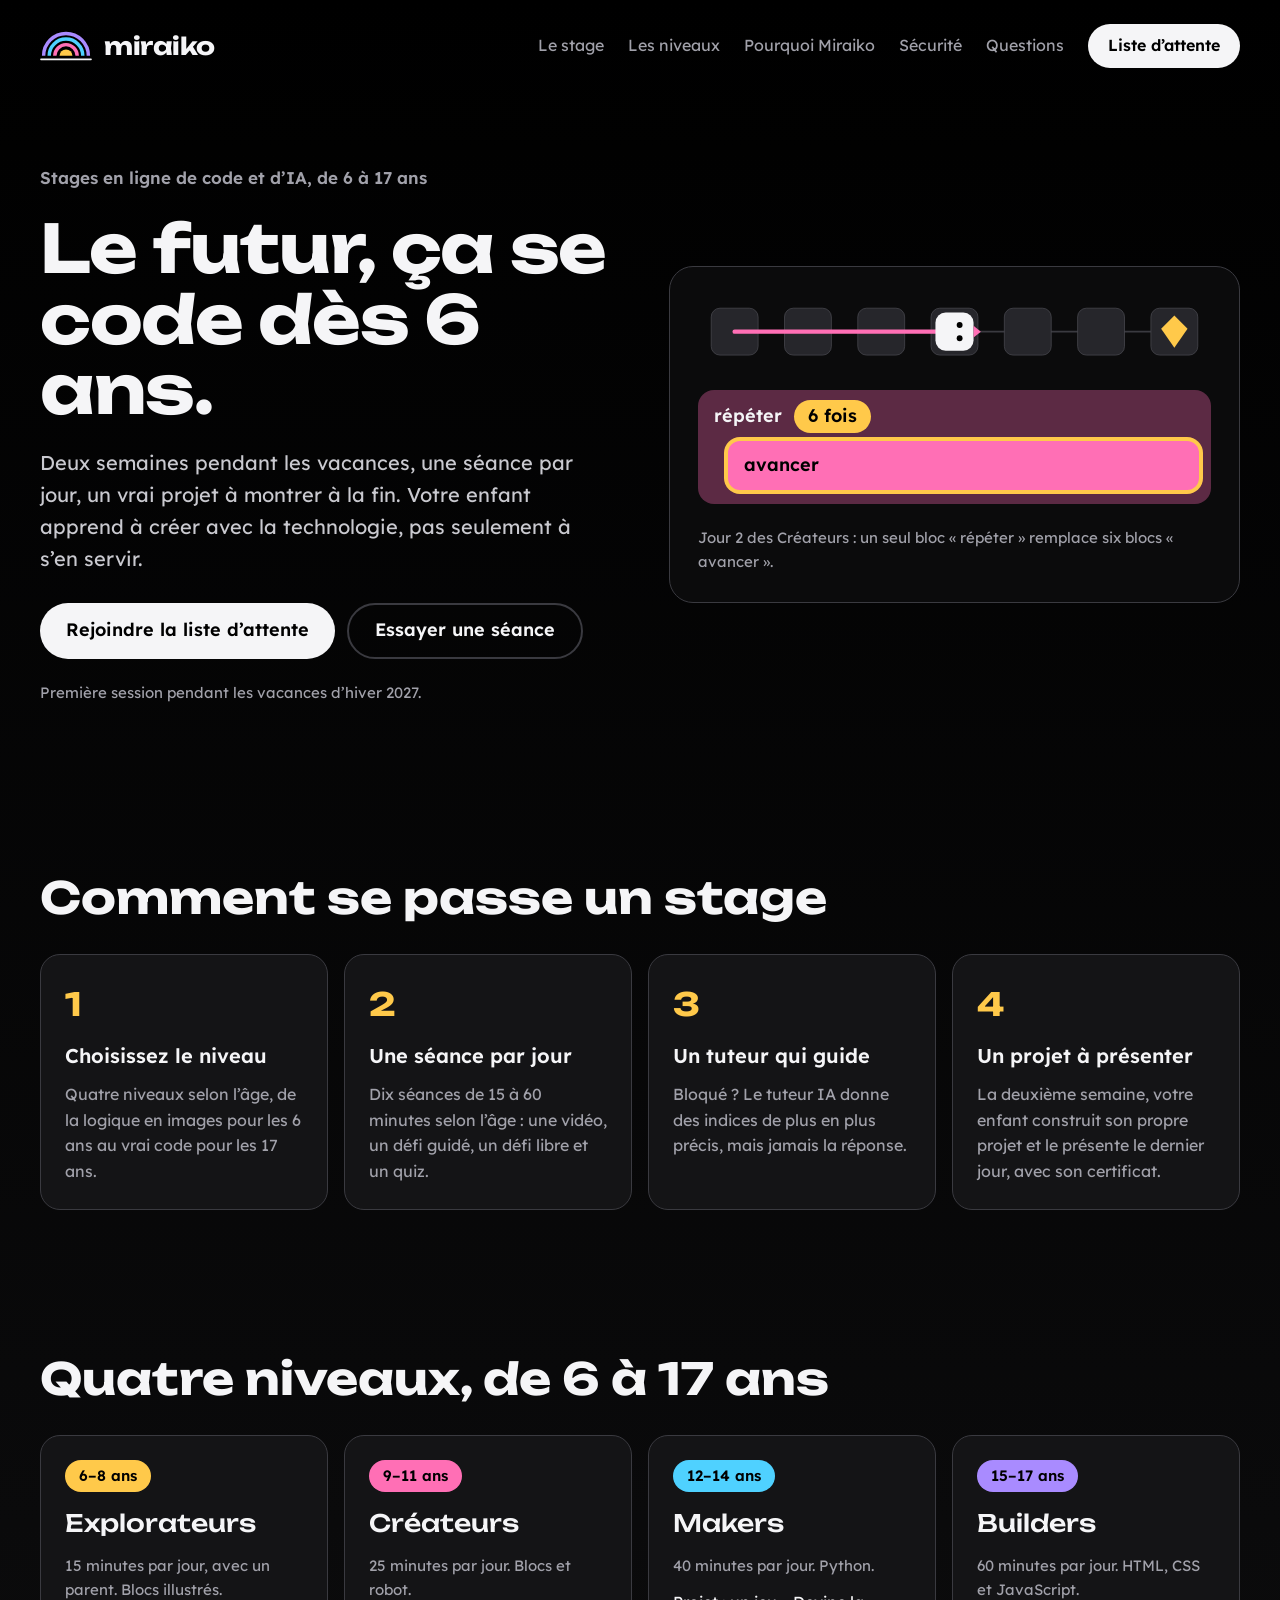
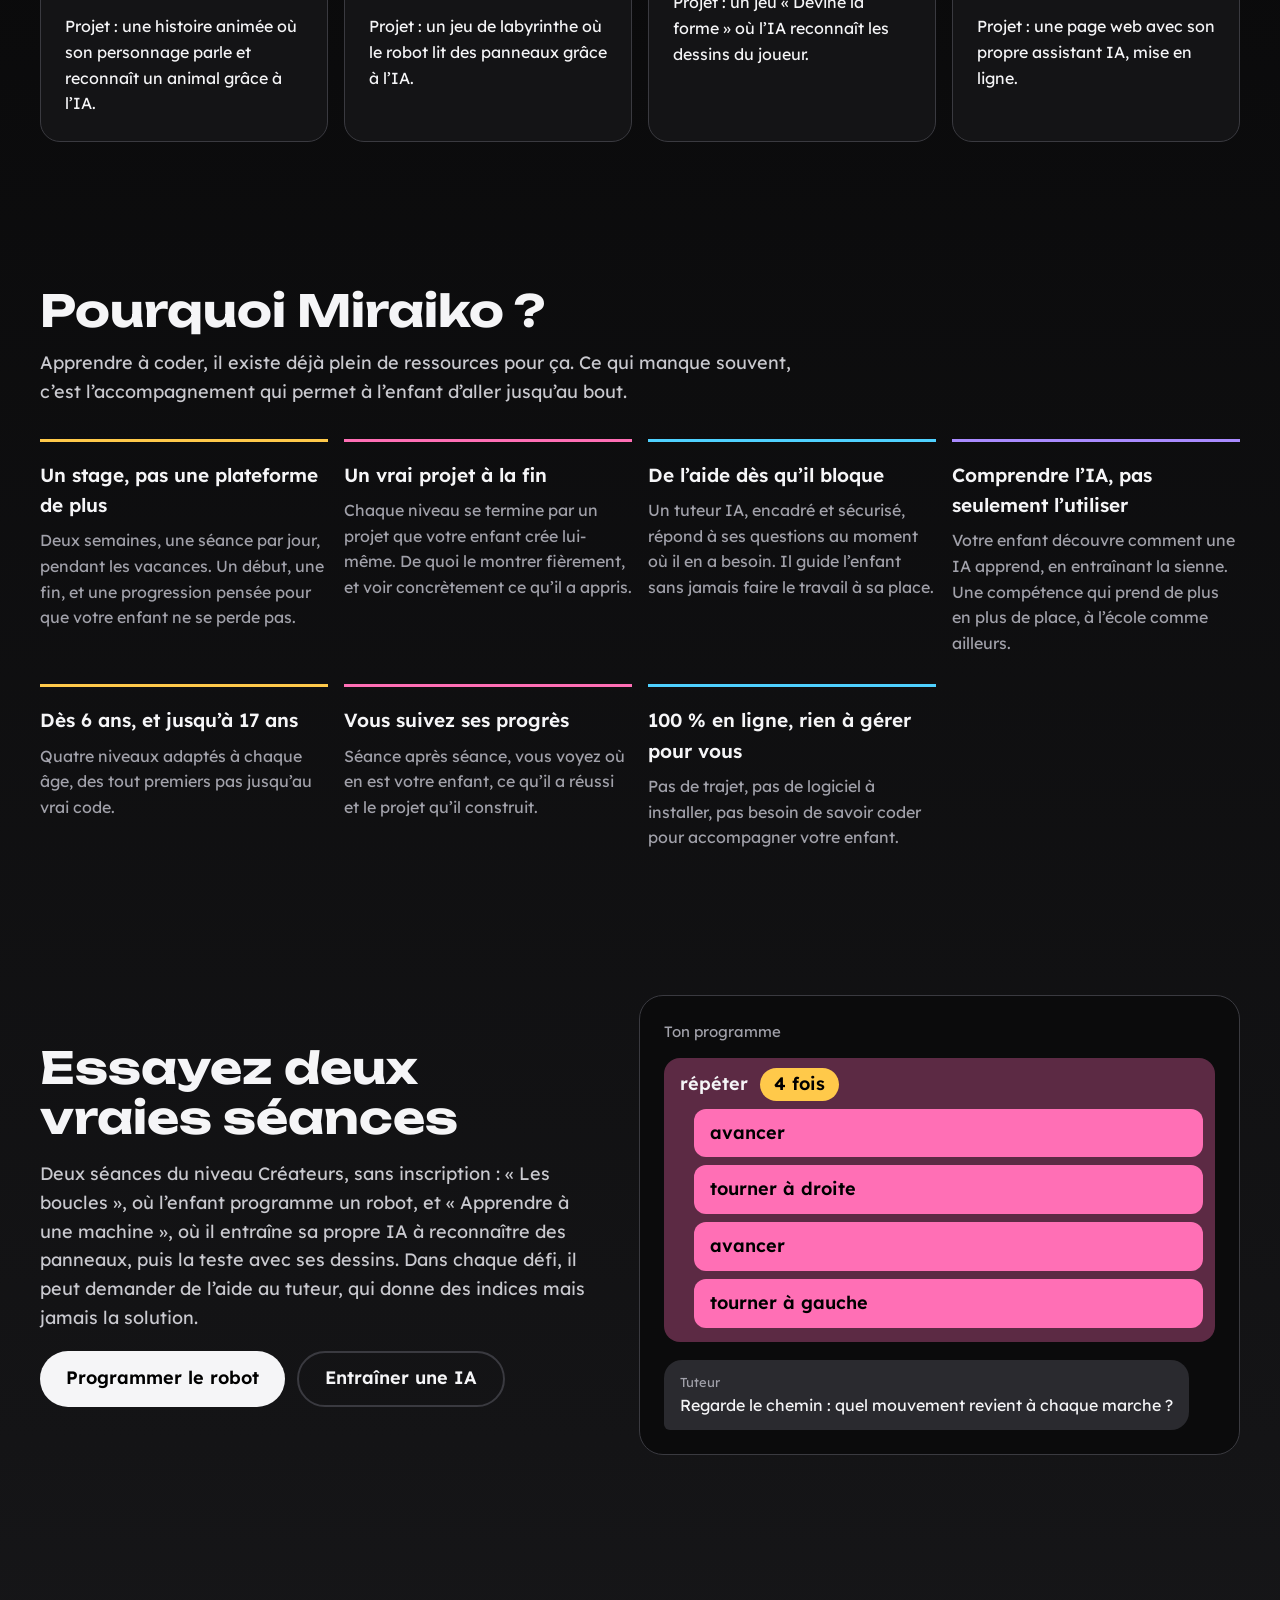
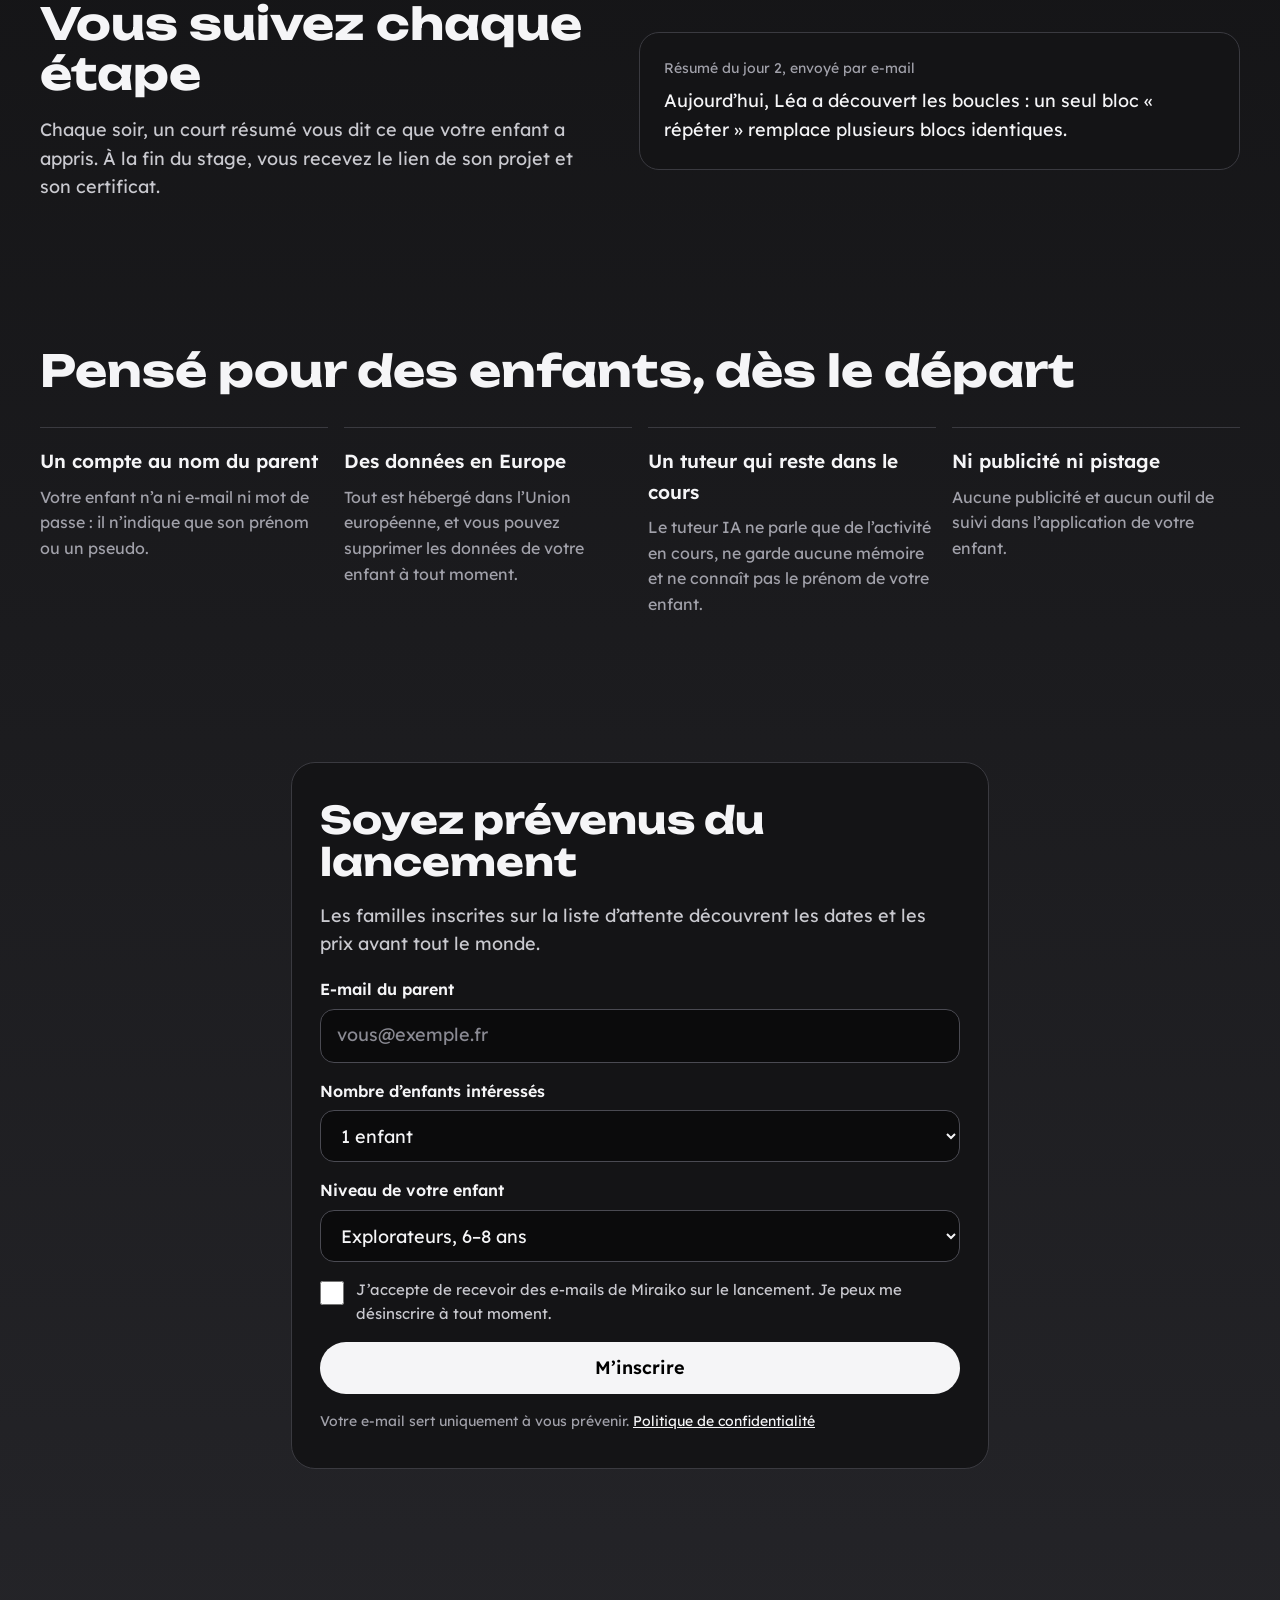
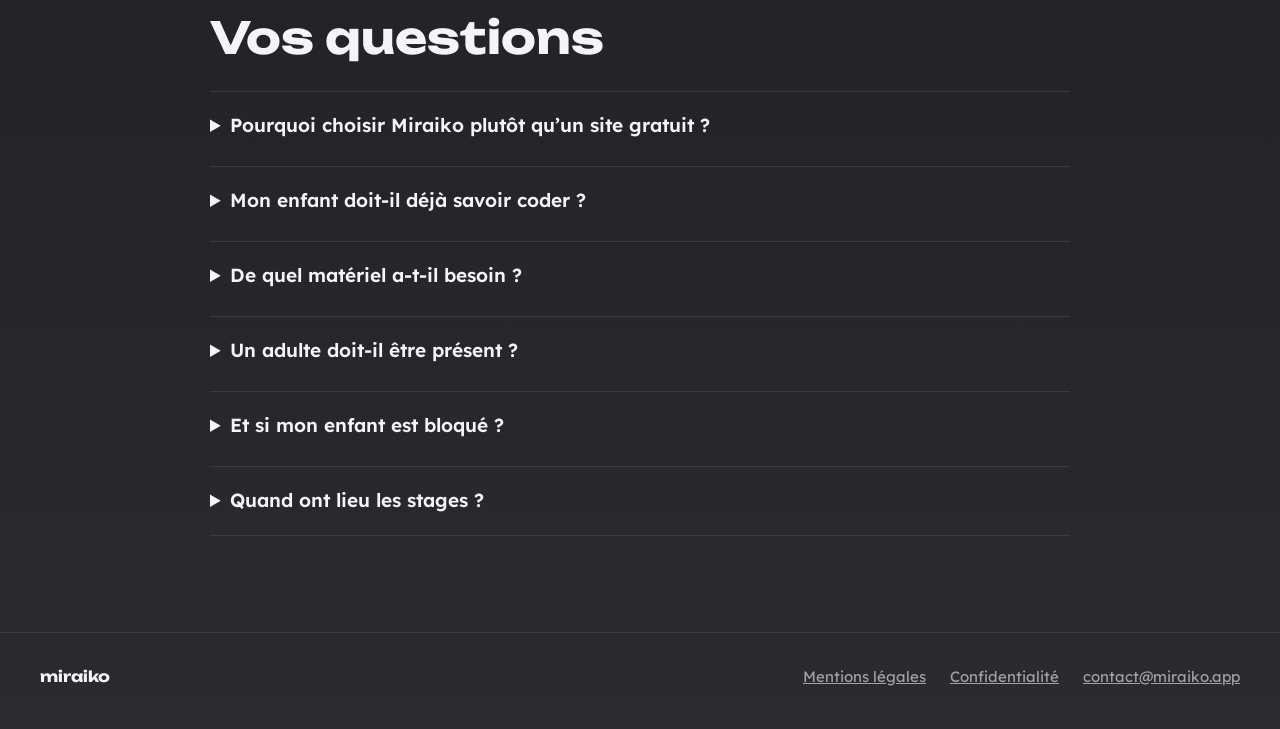
<file: index.html>
<!doctype html>
<html lang="fr">
<head>
<meta charset="utf-8">
<meta name="viewport" content="width=device-width, initial-scale=1, viewport-fit=cover">
<title>Miraiko — stages en ligne de code et d’IA, de 6 à 17 ans</title>
<meta name="description" content="Deux semaines pendant les vacances, une séance par jour, un vrai projet à montrer à la fin. Stages en ligne de code, de robotique simulée et d’IA pour les 6–17 ans.">
<meta property="og:title" content="Miraiko — le futur, ça se code dès 6 ans">
<meta property="og:description" content="Stages en ligne de code et d’IA, de 6 à 17 ans, pendant les vacances scolaires.">
<meta property="og:image" content="https://miraiko.app/partage.png">
<meta property="og:url" content="https://miraiko.app/">
<meta name="theme-color" content="#000000">
<link rel="icon" type="image/png" href="favicon.png">
<link rel="stylesheet" href="fonts.css">
<style>
html{scroll-behavior:smooth}
@media (prefers-reduced-motion: reduce){html{scroll-behavior:auto}}
body{margin:0;background:#000000;padding-top:env(safe-area-inset-top,0px);padding-bottom:env(safe-area-inset-bottom,0px)}
a{color:#F5F5F7}a:hover{color:#FFFFFF}
a:focus-visible,button:focus-visible,summary:focus-visible,input:focus-visible,select:focus-visible{outline:3px solid #FFC94A;outline-offset:3px}
summary{cursor:pointer}
input::placeholder{color:#8A8A93}
</style>
</head>
<body>
<div style="width: 100%; box-sizing: border-box; background: linear-gradient(180deg, #000000 0%, #141416 55%, #2A2A2F 100%); color: #F5F5F7; font-family: 'Lexend', 'Segoe UI', system-ui, sans-serif; font-size: 18px; line-height: 1.6">

<header style="max-width: 1200px; margin: 0 auto; padding: 24px 24px; display: flex; flex-wrap: wrap; align-items: center; justify-content: space-between; gap: 16px">
<a href="#accueil" style="display: flex; align-items: center; gap: 12px; text-decoration: none">
<svg viewBox="0 0 120 72" width="52" height="31" aria-hidden="true"><path d="M8 60 A52 52 0 0 1 112 60" fill="none" stroke="#A98BFF" stroke-width="8"></path><path d="M21 60 A39 39 0 0 1 99 60" fill="none" stroke="#4FD1FF" stroke-width="8"></path><path d="M34 60 A26 26 0 0 1 86 60" fill="none" stroke="#FF6FB5" stroke-width="8"></path><path d="M45 60 A15 15 0 0 1 75 60 Z" fill="#FFC94A"></path><rect x="0" y="66" width="120" height="4" rx="2" fill="#F5F5F7"></rect></svg>
<span style="font-family: 'Unbounded', 'Trebuchet MS', sans-serif; font-weight: 700; font-size: 24px; letter-spacing: -0.02em">miraiko</span>
</a>
<nav aria-label="Navigation principale" style="display: flex; flex-wrap: wrap; align-items: center; gap: 8px 24px; font-size: 16px">
<a href="#stage" style="text-decoration: none; color: #A1A1AA">Le stage</a>
<a href="#niveaux" style="text-decoration: none; color: #A1A1AA">Les niveaux</a>
<a href="#pourquoi" style="text-decoration: none; color: #A1A1AA">Pourquoi Miraiko</a>
<a href="#securite" style="text-decoration: none; color: #A1A1AA">Sécurité</a>
<a href="#faq" style="text-decoration: none; color: #A1A1AA">Questions</a>
<a href="#liste" style="display: inline-flex; align-items: center; min-height: 44px; padding: 0 20px; border-radius: 999px; background: #F5F5F7; color: #000000; font-weight: 600; text-decoration: none">Liste d’attente</a>
</nav>
</header>

<main id="accueil">
<section style="max-width: 1200px; margin: 0 auto; padding: 72px 24px 96px; display: flex; flex-wrap: wrap; align-items: center; gap: 56px">
<div style="flex: 1 1 480px; min-width: 0; display: flex; flex-direction: column; gap: 22px">
<p style="margin: 0; font-weight: 600; font-size: 17px; color: #A1A1AA">Stages en ligne de code et d’IA, de 6 à 17 ans</p>
<h1 style="margin: 0; font-family: 'Unbounded', 'Trebuchet MS', sans-serif; font-weight: 700; font-size: clamp(40px, 5.2vw, 68px); line-height: 1.06; letter-spacing: -0.02em">Le futur, ça se code dès 6 ans.</h1>
<p style="margin: 0; font-size: 20px; color: #C9C9CF; max-width: 34em">Deux semaines pendant les vacances, une séance par jour, un vrai projet à montrer à la fin. Votre enfant apprend à créer avec la technologie, pas seulement à s’en servir.</p>
<div style="display: flex; flex-wrap: wrap; gap: 12px; margin-top: 6px">
<a href="#liste" style="display: inline-flex; align-items: center; min-height: 52px; padding: 0 26px; border-radius: 999px; background: #F5F5F7; color: #000000; font-weight: 600; text-decoration: none">Rejoindre la liste d’attente</a>
<a href="#demo" style="display: inline-flex; align-items: center; min-height: 52px; padding: 0 26px; border-radius: 999px; border: 2px solid #3A3A40; font-weight: 600; text-decoration: none">Essayer une séance</a>
</div>
<p style="margin: 0; font-size: 15px; color: #A1A1AA">Première session pendant les vacances d’hiver 2027.</p>
</div>
<div style="flex: 1 1 420px; min-width: 0; background: #0B0B0C; border: 1px solid #3A3A40; border-radius: 24px; padding: 28px; display: flex; flex-direction: column; gap: 22px">
<svg viewBox="0 0 700 100" role="img" aria-label="Un robot avance dans un couloir vers un trésor" style="width: 100%; height: auto">
<line x1="50" y1="50" x2="650" y2="50" stroke="#3A3A40" stroke-width="2.5"></line>
<rect x="18" y="18" width="64" height="64" rx="12" fill="#26262B" stroke="#4A4A52"></rect><rect x="118" y="18" width="64" height="64" rx="12" fill="#26262B" stroke="#4A4A52"></rect><rect x="218" y="18" width="64" height="64" rx="12" fill="#26262B" stroke="#4A4A52"></rect><rect x="318" y="18" width="64" height="64" rx="12" fill="#26262B" stroke="#4A4A52"></rect><rect x="418" y="18" width="64" height="64" rx="12" fill="#26262B" stroke="#4A4A52"></rect><rect x="518" y="18" width="64" height="64" rx="12" fill="#26262B" stroke="#4A4A52"></rect><rect x="618" y="18" width="64" height="64" rx="12" fill="#26262B" stroke="#4A4A52"></rect>
<polyline points="50,50 350,50" fill="none" stroke="#FF6FB5" stroke-width="6" stroke-linecap="round"></polyline>
<polygon points="650,28 668,46 650,72 632,46" fill="#FFC94A"></polygon>
<g transform="translate(350 50)"><rect x="-26" y="-26" width="52" height="52" rx="14" fill="#F5F5F7"></rect><circle cx="7" cy="-9" r="4" fill="#000000"></circle><circle cx="7" cy="9" r="4" fill="#000000"></circle><path d="M26 -8 L36 0 L26 8 Z" fill="#FF6FB5"></path></g>
</svg>
<div style="background: #5C2A44; border-radius: 16px; padding: 10px 12px 14px 16px; display: flex; flex-direction: column; gap: 8px">
<div style="display: flex; align-items: center; gap: 12px; font-weight: 600"><span>répéter</span><span style="background: #FFC94A; color: #000000; border-radius: 999px; padding: 2px 14px">6 fois</span></div>
<div style="margin-left: 14px; background: #FF6FB5; color: #000000; border-radius: 12px; padding: 10px 16px; font-weight: 600; box-shadow: 0 0 0 4px #FFC94A">avancer</div>
</div>
<p style="margin: 0; font-size: 15px; color: #A1A1AA">Jour 2 des Créateurs : un seul bloc « répéter » remplace six blocs « avancer ».</p>
</div>
</section>

<section id="stage" style="max-width: 1200px; margin: 0 auto; padding: 72px 24px; display: flex; flex-direction: column; gap: 32px">
<h2 style="margin: 0; font-family: 'Unbounded', 'Trebuchet MS', sans-serif; font-weight: 700; font-size: clamp(30px, 3.6vw, 44px); line-height: 1.12">Comment se passe un stage</h2>
<div style="display: grid; grid-template-columns: repeat(auto-fit, minmax(240px, 1fr)); gap: 16px">
<div style="background: #141416; border: 1px solid #3A3A40; border-radius: 20px; padding: 24px; display: flex; flex-direction: column; gap: 10px">
<span style="font-family: 'Unbounded', 'Trebuchet MS', sans-serif; font-weight: 700; font-size: 32px; color: #FFC94A">1</span>
<h3 style="margin: 0; font-size: 20px; font-weight: 600">Choisissez le niveau</h3>
<p style="margin: 0; color: #A1A1AA; font-size: 16px">Quatre niveaux selon l’âge, de la logique en images pour les 6 ans au vrai code pour les 17 ans.</p>
</div>
<div style="background: #141416; border: 1px solid #3A3A40; border-radius: 20px; padding: 24px; display: flex; flex-direction: column; gap: 10px">
<span style="font-family: 'Unbounded', 'Trebuchet MS', sans-serif; font-weight: 700; font-size: 32px; color: #FFC94A">2</span>
<h3 style="margin: 0; font-size: 20px; font-weight: 600">Une séance par jour</h3>
<p style="margin: 0; color: #A1A1AA; font-size: 16px">Dix séances de 15 à 60 minutes selon l’âge : une vidéo, un défi guidé, un défi libre et un quiz.</p>
</div>
<div style="background: #141416; border: 1px solid #3A3A40; border-radius: 20px; padding: 24px; display: flex; flex-direction: column; gap: 10px">
<span style="font-family: 'Unbounded', 'Trebuchet MS', sans-serif; font-weight: 700; font-size: 32px; color: #FFC94A">3</span>
<h3 style="margin: 0; font-size: 20px; font-weight: 600">Un tuteur qui guide</h3>
<p style="margin: 0; color: #A1A1AA; font-size: 16px">Bloqué ? Le tuteur IA donne des indices de plus en plus précis, mais jamais la réponse.</p>
</div>
<div style="background: #141416; border: 1px solid #3A3A40; border-radius: 20px; padding: 24px; display: flex; flex-direction: column; gap: 10px">
<span style="font-family: 'Unbounded', 'Trebuchet MS', sans-serif; font-weight: 700; font-size: 32px; color: #FFC94A">4</span>
<h3 style="margin: 0; font-size: 20px; font-weight: 600">Un projet à présenter</h3>
<p style="margin: 0; color: #A1A1AA; font-size: 16px">La deuxième semaine, votre enfant construit son propre projet et le présente le dernier jour, avec son certificat.</p>
</div>
</div>
</section>

<section id="niveaux" style="max-width: 1200px; margin: 0 auto; padding: 72px 24px; display: flex; flex-direction: column; gap: 32px">
<h2 style="margin: 0; font-family: 'Unbounded', 'Trebuchet MS', sans-serif; font-weight: 700; font-size: clamp(30px, 3.6vw, 44px); line-height: 1.12">Quatre niveaux, de 6 à 17 ans</h2>
<div style="display: grid; grid-template-columns: repeat(auto-fit, minmax(250px, 1fr)); gap: 16px">
<article style="background: #141416; border: 1px solid #3A3A40; border-radius: 20px; padding: 24px; display: flex; flex-direction: column; gap: 12px">
<span style="align-self: flex-start; background: #FFC94A; color: #000000; border-radius: 999px; padding: 4px 14px; font-weight: 600; font-size: 15px">6–8 ans</span>
<h3 style="margin: 0; font-family: 'Unbounded', 'Trebuchet MS', sans-serif; font-weight: 500; font-size: 24px">Explorateurs</h3>
<p style="margin: 0; font-size: 15px; color: #A1A1AA">15 minutes par jour, avec un parent. Blocs illustrés.</p>
<p style="margin: 0; font-size: 16px">Projet : une histoire animée où son personnage parle et reconnaît un animal grâce à l’IA.</p>
</article>
<article style="background: #141416; border: 1px solid #3A3A40; border-radius: 20px; padding: 24px; display: flex; flex-direction: column; gap: 12px">
<span style="align-self: flex-start; background: #FF6FB5; color: #000000; border-radius: 999px; padding: 4px 14px; font-weight: 600; font-size: 15px">9–11 ans</span>
<h3 style="margin: 0; font-family: 'Unbounded', 'Trebuchet MS', sans-serif; font-weight: 500; font-size: 24px">Créateurs</h3>
<p style="margin: 0; font-size: 15px; color: #A1A1AA">25 minutes par jour. Blocs et robot.</p>
<p style="margin: 0; font-size: 16px">Projet : un jeu de labyrinthe où le robot lit des panneaux grâce à l’IA.</p>
</article>
<article style="background: #141416; border: 1px solid #3A3A40; border-radius: 20px; padding: 24px; display: flex; flex-direction: column; gap: 12px">
<span style="align-self: flex-start; background: #4FD1FF; color: #000000; border-radius: 999px; padding: 4px 14px; font-weight: 600; font-size: 15px">12–14 ans</span>
<h3 style="margin: 0; font-family: 'Unbounded', 'Trebuchet MS', sans-serif; font-weight: 500; font-size: 24px">Makers</h3>
<p style="margin: 0; font-size: 15px; color: #A1A1AA">40 minutes par jour. Python.</p>
<p style="margin: 0; font-size: 16px">Projet : un jeu « Devine la forme » où l’IA reconnaît les dessins du joueur.</p>
</article>
<article style="background: #141416; border: 1px solid #3A3A40; border-radius: 20px; padding: 24px; display: flex; flex-direction: column; gap: 12px">
<span style="align-self: flex-start; background: #A98BFF; color: #000000; border-radius: 999px; padding: 4px 14px; font-weight: 600; font-size: 15px">15–17 ans</span>
<h3 style="margin: 0; font-family: 'Unbounded', 'Trebuchet MS', sans-serif; font-weight: 500; font-size: 24px">Builders</h3>
<p style="margin: 0; font-size: 15px; color: #A1A1AA">60 minutes par jour. HTML, CSS et JavaScript.</p>
<p style="margin: 0; font-size: 16px">Projet : une page web avec son propre assistant IA, mise en ligne.</p>
</article>
</div>
</section>

<section id="pourquoi" style="max-width: 1200px; margin: 0 auto; padding: 72px 24px; display: flex; flex-direction: column; gap: 32px">
<div style="display: flex; flex-direction: column; gap: 14px; max-width: 760px">
<h2 style="margin: 0; font-family: 'Unbounded', 'Trebuchet MS', sans-serif; font-weight: 700; font-size: clamp(30px, 3.6vw, 44px); line-height: 1.12">Pourquoi Miraiko ?</h2>
<p style="margin: 0; color: #C9C9CF">Apprendre à coder, il existe déjà plein de ressources pour ça. Ce qui manque souvent, c’est l’accompagnement qui permet à l’enfant d’aller jusqu’au bout.</p>
</div>
<div style="display: grid; grid-template-columns: repeat(auto-fit, minmax(250px, 1fr)); gap: 28px 16px">
<div style="border-top: 3px solid #FFC94A; padding-top: 18px; display: flex; flex-direction: column; gap: 8px">
<h3 style="margin: 0; font-size: 19px; font-weight: 600">Un stage, pas une plateforme de plus</h3>
<p style="margin: 0; color: #A1A1AA; font-size: 16px">Deux semaines, une séance par jour, pendant les vacances. Un début, une fin, et une progression pensée pour que votre enfant ne se perde pas.</p>
</div>
<div style="border-top: 3px solid #FF6FB5; padding-top: 18px; display: flex; flex-direction: column; gap: 8px">
<h3 style="margin: 0; font-size: 19px; font-weight: 600">Un vrai projet à la fin</h3>
<p style="margin: 0; color: #A1A1AA; font-size: 16px">Chaque niveau se termine par un projet que votre enfant crée lui-même. De quoi le montrer fièrement, et voir concrètement ce qu’il a appris.</p>
</div>
<div style="border-top: 3px solid #4FD1FF; padding-top: 18px; display: flex; flex-direction: column; gap: 8px">
<h3 style="margin: 0; font-size: 19px; font-weight: 600">De l’aide dès qu’il bloque</h3>
<p style="margin: 0; color: #A1A1AA; font-size: 16px">Un tuteur IA, encadré et sécurisé, répond à ses questions au moment où il en a besoin. Il guide l’enfant sans jamais faire le travail à sa place.</p>
</div>
<div style="border-top: 3px solid #A98BFF; padding-top: 18px; display: flex; flex-direction: column; gap: 8px">
<h3 style="margin: 0; font-size: 19px; font-weight: 600">Comprendre l’IA, pas seulement l’utiliser</h3>
<p style="margin: 0; color: #A1A1AA; font-size: 16px">Votre enfant découvre comment une IA apprend, en entraînant la sienne. Une compétence qui prend de plus en plus de place, à l’école comme ailleurs.</p>
</div>
<div style="border-top: 3px solid #FFC94A; padding-top: 18px; display: flex; flex-direction: column; gap: 8px">
<h3 style="margin: 0; font-size: 19px; font-weight: 600">Dès 6 ans, et jusqu’à 17 ans</h3>
<p style="margin: 0; color: #A1A1AA; font-size: 16px">Quatre niveaux adaptés à chaque âge, des tout premiers pas jusqu’au vrai code.</p>
</div>
<div style="border-top: 3px solid #FF6FB5; padding-top: 18px; display: flex; flex-direction: column; gap: 8px">
<h3 style="margin: 0; font-size: 19px; font-weight: 600">Vous suivez ses progrès</h3>
<p style="margin: 0; color: #A1A1AA; font-size: 16px">Séance après séance, vous voyez où en est votre enfant, ce qu’il a réussi et le projet qu’il construit.</p>
</div>
<div style="border-top: 3px solid #4FD1FF; padding-top: 18px; display: flex; flex-direction: column; gap: 8px">
<h3 style="margin: 0; font-size: 19px; font-weight: 600">100 % en ligne, rien à gérer pour vous</h3>
<p style="margin: 0; color: #A1A1AA; font-size: 16px">Pas de trajet, pas de logiciel à installer, pas besoin de savoir coder pour accompagner votre enfant.</p>
</div>
</div>
</section>

<section id="demo" style="max-width: 1200px; margin: 0 auto; padding: 72px 24px; display: flex; flex-wrap: wrap; align-items: center; gap: 48px">
<div style="flex: 1 1 420px; min-width: 0; display: flex; flex-direction: column; gap: 18px">
<h2 style="margin: 0; font-family: 'Unbounded', 'Trebuchet MS', sans-serif; font-weight: 700; font-size: clamp(30px, 3.6vw, 44px); line-height: 1.12">Essayez deux vraies séances</h2>
<p style="margin: 0; color: #C9C9CF">Deux séances du niveau Créateurs, sans inscription&nbsp;: «&nbsp;Les boucles&nbsp;», où l’enfant programme un robot, et «&nbsp;Apprendre à une machine&nbsp;», où il entraîne sa propre IA à reconnaître des panneaux, puis la teste avec ses dessins. Dans chaque défi, il peut demander de l’aide au tuteur, qui donne des indices mais jamais la solution.</p>
<div style="display: flex; flex-wrap: wrap; gap: 12px">
<a href="demo.html?seance=createurs-j02" style="display: inline-flex; align-items: center; min-height: 52px; padding: 0 26px; border-radius: 999px; background: #F5F5F7; color: #000000; font-weight: 600; text-decoration: none">Programmer le robot</a>
<a href="demo.html?seance=createurs-j05" style="display: inline-flex; align-items: center; min-height: 52px; padding: 0 26px; border-radius: 999px; border: 2px solid #3A3A40; color: #F5F5F7; font-weight: 600; text-decoration: none">Entraîner une IA</a>
</div>
</div>
<div style="flex: 1 1 420px; min-width: 0; background: #0B0B0C; border: 1px solid #3A3A40; border-radius: 24px; padding: 24px; display: flex; flex-direction: column; gap: 10px">
<p style="margin: 0 0 4px; font-size: 15px; color: #A1A1AA">Ton programme</p>
<div style="background: #5C2A44; border-radius: 16px; padding: 10px 12px 14px 16px; display: flex; flex-direction: column; gap: 8px">
<div style="display: flex; align-items: center; gap: 12px; font-weight: 600"><span>répéter</span><span style="background: #FFC94A; color: #000000; border-radius: 999px; padding: 2px 14px">4 fois</span></div>
<div style="margin-left: 14px; background: #FF6FB5; color: #000000; border-radius: 12px; padding: 10px 16px; font-weight: 600">avancer</div>
<div style="margin-left: 14px; background: #FF6FB5; color: #000000; border-radius: 12px; padding: 10px 16px; font-weight: 600">tourner à droite</div>
<div style="margin-left: 14px; background: #FF6FB5; color: #000000; border-radius: 12px; padding: 10px 16px; font-weight: 600">avancer</div>
<div style="margin-left: 14px; background: #FF6FB5; color: #000000; border-radius: 12px; padding: 10px 16px; font-weight: 600">tourner à gauche</div>
</div>
<div style="align-self: flex-start; margin-top: 8px; background: #2A2A2F; border-radius: 18px 18px 18px 6px; padding: 12px 16px; font-size: 16px"><span style="display: block; font-size: 13px; color: #A1A1AA">Tuteur</span>Regarde le chemin : quel mouvement revient à chaque marche ?</div>
</div>
</section>

<section style="max-width: 1200px; margin: 0 auto; padding: 72px 24px; display: flex; flex-wrap: wrap; align-items: center; gap: 48px">
<div style="flex: 1 1 420px; min-width: 0; display: flex; flex-direction: column; gap: 18px">
<h2 style="margin: 0; font-family: 'Unbounded', 'Trebuchet MS', sans-serif; font-weight: 700; font-size: clamp(30px, 3.6vw, 44px); line-height: 1.12">Vous suivez chaque étape</h2>
<p style="margin: 0; color: #C9C9CF">Chaque soir, un court résumé vous dit ce que votre enfant a appris. À la fin du stage, vous recevez le lien de son projet et son certificat.</p>
</div>
<div style="flex: 1 1 420px; min-width: 0; background: #141416; border: 1px solid #3A3A40; border-radius: 20px; padding: 24px; display: flex; flex-direction: column; gap: 8px">
<p style="margin: 0; font-size: 14px; color: #A1A1AA">Résumé du jour 2, envoyé par e-mail</p>
<p style="margin: 0; font-size: 18px">Aujourd’hui, Léa a découvert les boucles : un seul bloc « répéter » remplace plusieurs blocs identiques.</p>
</div>
</section>

<section id="securite" style="max-width: 1200px; margin: 0 auto; padding: 72px 24px; display: flex; flex-direction: column; gap: 32px">
<h2 style="margin: 0; font-family: 'Unbounded', 'Trebuchet MS', sans-serif; font-weight: 700; font-size: clamp(30px, 3.6vw, 44px); line-height: 1.12">Pensé pour des enfants, dès le départ</h2>
<div style="display: grid; grid-template-columns: repeat(auto-fit, minmax(250px, 1fr)); gap: 16px">
<div style="border-top: 1px solid #3A3A40; padding-top: 18px; display: flex; flex-direction: column; gap: 8px">
<h3 style="margin: 0; font-size: 19px; font-weight: 600">Un compte au nom du parent</h3>
<p style="margin: 0; color: #A1A1AA; font-size: 16px">Votre enfant n’a ni e-mail ni mot de passe : il n’indique que son prénom ou un pseudo.</p>
</div>
<div style="border-top: 1px solid #3A3A40; padding-top: 18px; display: flex; flex-direction: column; gap: 8px">
<h3 style="margin: 0; font-size: 19px; font-weight: 600">Des données en Europe</h3>
<p style="margin: 0; color: #A1A1AA; font-size: 16px">Tout est hébergé dans l’Union européenne, et vous pouvez supprimer les données de votre enfant à tout moment.</p>
</div>
<div style="border-top: 1px solid #3A3A40; padding-top: 18px; display: flex; flex-direction: column; gap: 8px">
<h3 style="margin: 0; font-size: 19px; font-weight: 600">Un tuteur qui reste dans le cours</h3>
<p style="margin: 0; color: #A1A1AA; font-size: 16px">Le tuteur IA ne parle que de l’activité en cours, ne garde aucune mémoire et ne connaît pas le prénom de votre enfant.</p>
</div>
<div style="border-top: 1px solid #3A3A40; padding-top: 18px; display: flex; flex-direction: column; gap: 8px">
<h3 style="margin: 0; font-size: 19px; font-weight: 600">Ni publicité ni pistage</h3>
<p style="margin: 0; color: #A1A1AA; font-size: 16px">Aucune publicité et aucun outil de suivi dans l’application de votre enfant.</p>
</div>
</div>
</section>

<section id="liste" style="max-width: 1200px; margin: 0 auto; padding: 72px 24px">
<div style="max-width: 640px; margin: 0 auto; background: #141416; border: 1px solid #3A3A40; border-radius: 24px; padding: 36px 28px; display: flex; flex-direction: column; gap: 18px">
<h2 style="margin: 0; font-family: 'Unbounded', 'Trebuchet MS', sans-serif; font-weight: 700; font-size: clamp(28px, 3.2vw, 38px); line-height: 1.12">Soyez prévenus du lancement</h2>
<p style="margin: 0; color: #C9C9CF">Les familles inscrites sur la liste d’attente découvrent les dates et les prix avant tout le monde.</p>
<!-- Liste d’attente : formulaire Brevo « Liste d’attente site » (liste n° 3, double confirmation). -->
<form method="POST" action="https://9ec40b13.sibforms.com/serve/[base64]" style="display: flex; flex-direction: column; gap: 16px">
<input type="text" name="email_address_check" value="" tabindex="-1" autocomplete="off" aria-hidden="true" style="display: none">
<input type="hidden" name="locale" value="fr">
<input type="hidden" name="html_type" value="simple">
<div style="display: flex; flex-direction: column; gap: 6px">
<label for="email" style="font-weight: 600; font-size: 16px">E-mail du parent</label>
<input id="email" name="EMAIL" type="email" required placeholder="vous@exemple.fr" autocomplete="email" style="min-height: 52px; padding: 0 16px; border-radius: 14px; border: 1px solid #4A4A52; background: #0B0B0C; color: #F5F5F7; font: inherit">
</div>
<div style="display: flex; flex-direction: column; gap: 6px">
<label for="nb-enfants" style="font-weight: 600; font-size: 16px">Nombre d’enfants intéressés</label>
<select id="nb-enfants" style="min-height: 52px; padding: 0 16px; border-radius: 14px; border: 1px solid #4A4A52; background: #0B0B0C; color: #F5F5F7; font: inherit">
<option value="1">1 enfant</option>
<option value="2">2 enfants</option>
<option value="3">3 enfants</option>
<option value="4">4 enfants</option>
</select>
</div>
<div id="niveaux-enfants" style="display: flex; flex-direction: column; gap: 16px">
<div class="niveau-enfant" style="display: flex; flex-direction: column; gap: 6px">
<label for="niveau-1" style="font-weight: 600; font-size: 16px">Niveau de votre enfant</label>
<select id="niveau-1" name="NIVEAU" style="min-height: 52px; padding: 0 16px; border-radius: 14px; border: 1px solid #4A4A52; background: #0B0B0C; color: #F5F5F7; font: inherit">
<option>Explorateurs, 6–8 ans</option>
<option>Créateurs, 9–11 ans</option>
<option>Makers, 12–14 ans</option>
<option>Builders, 15–17 ans</option>
<option>Je ne sais pas encore</option>
</select>
</div>
</div>
<div style="display: flex; align-items: flex-start; gap: 12px">
<input id="accord" name="OPT_IN" value="1" type="checkbox" required style="width: 24px; height: 24px; margin: 3px 0 0; flex: none; accent-color: #F5F5F7">
<label for="accord" style="font-size: 15px; color: #C9C9CF">J’accepte de recevoir des e-mails de Miraiko sur le lancement. Je peux me désinscrire à tout moment.</label>
</div>
<button type="submit" style="min-height: 52px; border: 0; border-radius: 999px; background: #F5F5F7; color: #000000; font: inherit; font-weight: 600; cursor: pointer">M’inscrire</button>
<p style="margin: 0; font-size: 14px; color: #A1A1AA">Votre e-mail sert uniquement à vous prévenir. <a href="confidentialite.html">Politique de confidentialité</a></p>
</form>
</div>
</section>

<section id="faq" style="max-width: 860px; margin: 0 auto; padding: 72px 24px 96px; display: flex; flex-direction: column; gap: 20px">
<h2 style="margin: 0 0 8px; font-family: 'Unbounded', 'Trebuchet MS', sans-serif; font-weight: 700; font-size: clamp(30px, 3.6vw, 44px); line-height: 1.12">Vos questions</h2>
<details style="border-top: 1px solid #3A3A40; padding: 18px 0 4px">
<summary style="font-weight: 600; font-size: 19px; min-height: 32px">Pourquoi choisir Miraiko plutôt qu’un site gratuit ?</summary>
<p style="margin: 10px 0 0; color: #A1A1AA">Les ressources gratuites sont excellentes, et nous les recommandons pour continuer après le stage ! Elles sont surtout pensées pour la classe, avec un enseignant qui guide les élèves. Miraiko apporte ce cadre à la maison : un programme fini, de l’aide à chaque blocage et un projet abouti.</p>
</details>
<details style="border-top: 1px solid #3A3A40; padding: 18px 0 4px">
<summary style="font-weight: 600; font-size: 19px; min-height: 32px">Mon enfant doit-il déjà savoir coder ?</summary>
<p style="margin: 10px 0 0; color: #A1A1AA">Non. Chaque niveau part de zéro et avance pas à pas, au rythme de l’enfant.</p>
</details>
<details style="border-top: 1px solid #3A3A40; padding: 18px 0 4px">
<summary style="font-weight: 600; font-size: 19px; min-height: 32px">De quel matériel a-t-il besoin ?</summary>
<p style="margin: 10px 0 0; color: #A1A1AA">Un ordinateur ou une tablette avec un navigateur récent et une connexion internet. À partir de 12 ans, un ordinateur avec clavier est recommandé pour écrire du code.</p>
</details>
<details style="border-top: 1px solid #3A3A40; padding: 18px 0 4px">
<summary style="font-weight: 600; font-size: 19px; min-height: 32px">Un adulte doit-il être présent ?</summary>
<p style="margin: 10px 0 0; color: #A1A1AA">Pour les 6–8 ans, oui : le parent lit les consignes avec l’enfant pendant 15 minutes. À partir de 9 ans, l’enfant travaille seul.</p>
</details>
<details style="border-top: 1px solid #3A3A40; padding: 18px 0 4px">
<summary style="font-weight: 600; font-size: 19px; min-height: 32px">Et si mon enfant est bloqué ?</summary>
<p style="margin: 10px 0 0; color: #A1A1AA">Le tuteur IA propose des indices de plus en plus précis, sans donner la solution. Chaque erreur indique quoi essayer ensuite.</p>
</details>
<details style="border-top: 1px solid #3A3A40; border-bottom: 1px solid #3A3A40; padding: 18px 0 18px">
<summary style="font-weight: 600; font-size: 19px; min-height: 32px">Quand ont lieu les stages ?</summary>
<p style="margin: 10px 0 0; color: #A1A1AA">Pendant les vacances scolaires, à commencer par les vacances d’hiver 2027. Les dates précises sont annoncées d’abord aux familles de la liste d’attente.</p>
</details>
</section>
</main>

<footer style="border-top: 1px solid #3A3A40">
<div style="max-width: 1200px; margin: 0 auto; padding: 32px 24px 40px; display: flex; flex-wrap: wrap; align-items: center; justify-content: space-between; gap: 16px; font-size: 15px; color: #A1A1AA">
<span style="font-family: 'Unbounded', 'Trebuchet MS', sans-serif; font-weight: 700; color: #F5F5F7">miraiko</span>
<nav aria-label="Liens légaux" style="display: flex; flex-wrap: wrap; gap: 8px 24px">
<a href="mentions-legales.html" style="color: #A1A1AA">Mentions légales</a>
<a href="confidentialite.html" style="color: #A1A1AA">Confidentialité</a>
<a href="mailto:contact@miraiko.app" style="color: #A1A1AA">contact@miraiko.app</a>
</nav>
</div>
</footer>

</div>
<script>
// Liste d’attente : un niveau par enfant. Brevo reçoit un seul champ NIVEAU,
// par exemple « Créateurs, 9–11 ans ; Makers, 12–14 ans ». Sans JavaScript,
// le formulaire envoie simplement le niveau du premier enfant.
(function () {
  var form = document.querySelector('#liste form');
  if (!form) return;
  var nb = document.getElementById('nb-enfants');
  var zone = document.getElementById('niveaux-enfants');
  var modele = zone.querySelector('.niveau-enfant');
  var premier = modele.querySelector('select');
  premier.removeAttribute('name');
  var champ = document.createElement('input');
  champ.type = 'hidden';
  champ.name = 'NIVEAU';
  form.appendChild(champ);

  function afficher() {
    var n = parseInt(nb.value, 10);
    var blocs = zone.querySelectorAll('.niveau-enfant');
    for (var k = blocs.length; k < n; k++) {
      var copie = modele.cloneNode(true);
      var sel = copie.querySelector('select');
      sel.id = 'niveau-' + (k + 1);
      sel.selectedIndex = 0;
      copie.querySelector('label').htmlFor = sel.id;
      zone.appendChild(copie);
    }
    blocs = zone.querySelectorAll('.niveau-enfant');
    for (var m = blocs.length - 1; m >= n; m--) zone.removeChild(blocs[m]);
    blocs = zone.querySelectorAll('.niveau-enfant');
    for (var q = 0; q < blocs.length; q++) {
      blocs[q].querySelector('label').textContent =
        n === 1 ? 'Niveau de votre enfant' : 'Niveau de l’enfant ' + (q + 1);
    }
  }
  nb.addEventListener('change', afficher);
  form.addEventListener('submit', function () {
    var valeurs = [];
    zone.querySelectorAll('select').forEach(function (s) { valeurs.push(s.value); });
    champ.value = valeurs.join(' ; ');
  });
  afficher();
})();
</script>
</body>
</html>
</file>
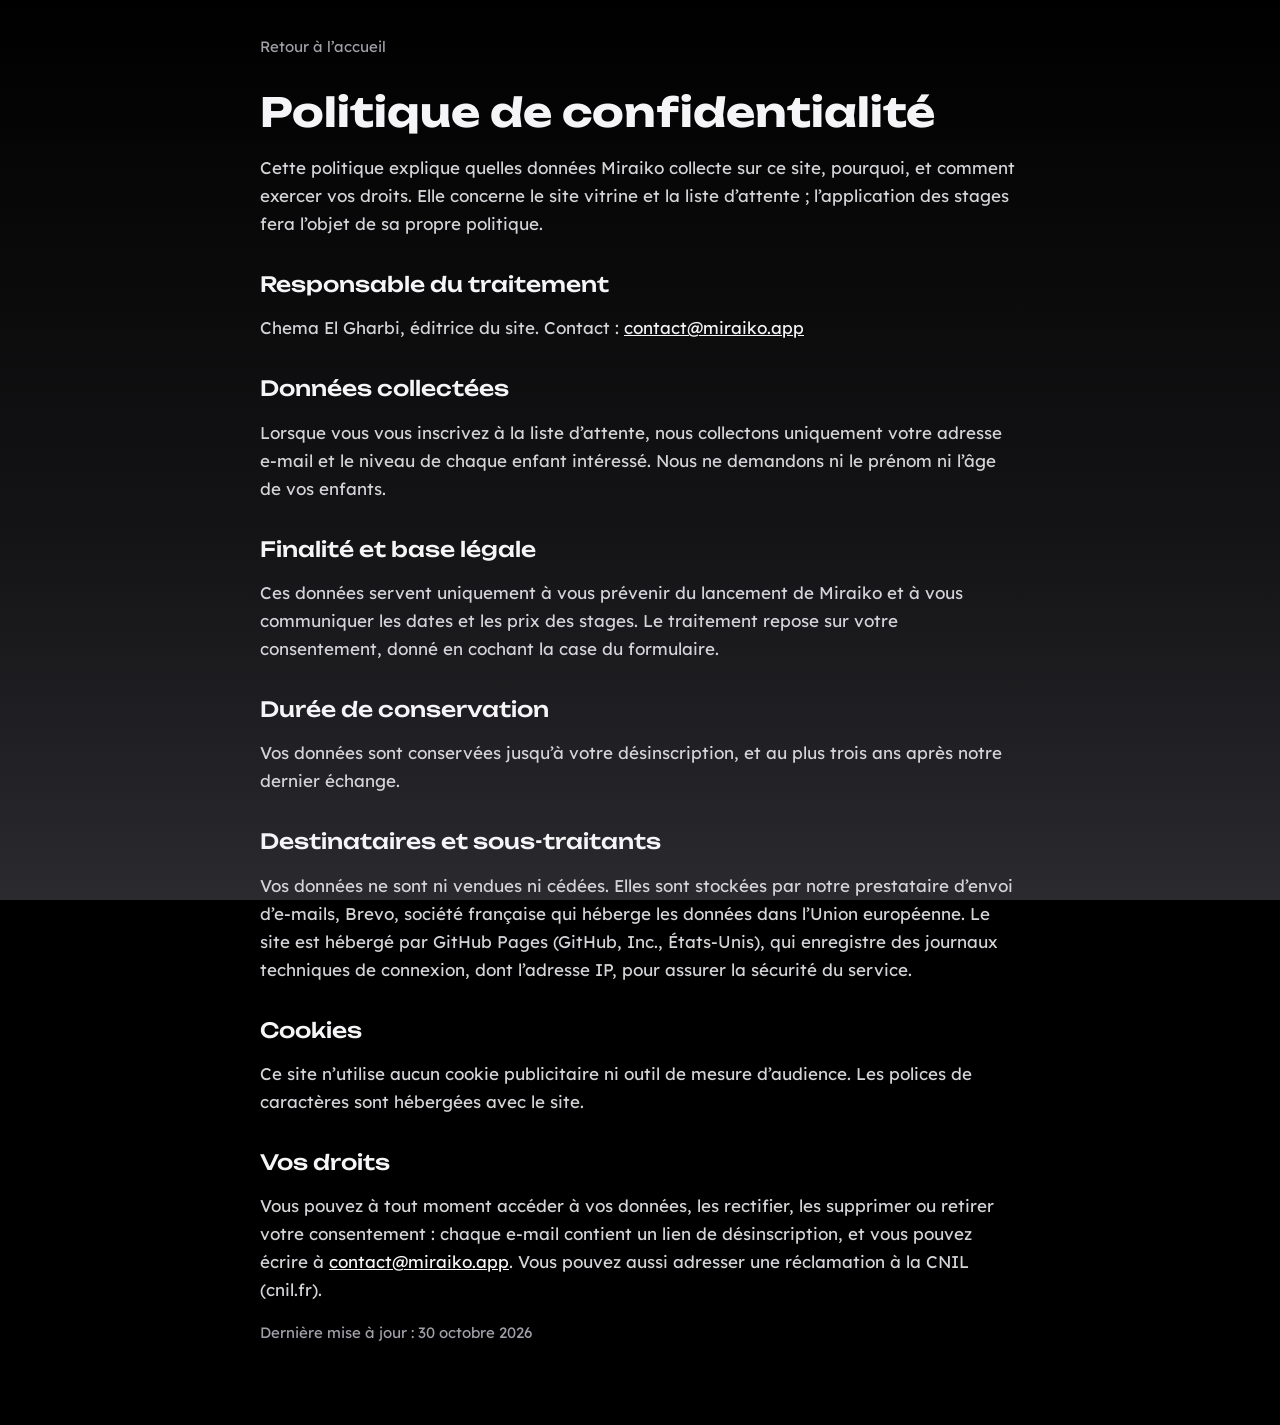
<file: confidentialite.html>
<!doctype html>
<html lang="fr">
<head>
<meta charset="utf-8">
<meta name="viewport" content="width=device-width, initial-scale=1, viewport-fit=cover">
<title>Politique de confidentialité — Miraiko</title>
<meta name="theme-color" content="#000000">
<link rel="icon" type="image/png" href="favicon.png">
<link rel="stylesheet" href="fonts.css">
<link rel="stylesheet" href="pages.css">
</head>
<body>
<div class="wrap">
<a class="back" href="index.html">Retour à l’accueil</a>
<h1>Politique de confidentialité</h1>
<p>Cette politique explique quelles données Miraiko collecte sur ce site, pourquoi, et comment exercer vos droits. Elle concerne le site vitrine et la liste d’attente ; l’application des stages fera l’objet de sa propre politique.</p>

<h2>Responsable du traitement</h2>
<p>Chema El Gharbi, éditrice du site. Contact : <a href="mailto:contact@miraiko.app">contact@miraiko.app</a></p>

<h2>Données collectées</h2>
<p>Lorsque vous vous inscrivez à la liste d’attente, nous collectons uniquement votre adresse e-mail et le niveau de chaque enfant intéressé. Nous ne demandons ni le prénom ni l’âge de vos enfants.</p>

<h2>Finalité et base légale</h2>
<p>Ces données servent uniquement à vous prévenir du lancement de Miraiko et à vous communiquer les dates et les prix des stages. Le traitement repose sur votre consentement, donné en cochant la case du formulaire.</p>

<h2>Durée de conservation</h2>
<p>Vos données sont conservées jusqu’à votre désinscription, et au plus trois ans après notre dernier échange.</p>

<h2>Destinataires et sous-traitants</h2>
<p>Vos données ne sont ni vendues ni cédées. Elles sont stockées par notre prestataire d’envoi d’e-mails, Brevo, société française qui héberge les données dans l’Union européenne. Le site est hébergé par GitHub Pages (GitHub, Inc., États-Unis), qui enregistre des journaux techniques de connexion, dont l’adresse IP, pour assurer la sécurité du service.</p>

<h2>Cookies</h2>
<p>Ce site n’utilise aucun cookie publicitaire ni outil de mesure d’audience. Les polices de caractères sont hébergées avec le site.</p>

<h2>Vos droits</h2>
<p>Vous pouvez à tout moment accéder à vos données, les rectifier, les supprimer ou retirer votre consentement : chaque e-mail contient un lien de désinscription, et vous pouvez écrire à <a href="mailto:contact@miraiko.app">contact@miraiko.app</a>. Vous pouvez aussi adresser une réclamation à la CNIL (cnil.fr).</p>

<p class="muted">Dernière mise à jour : 30 octobre 2026</p>
</div>
</body>
</html>
</file>
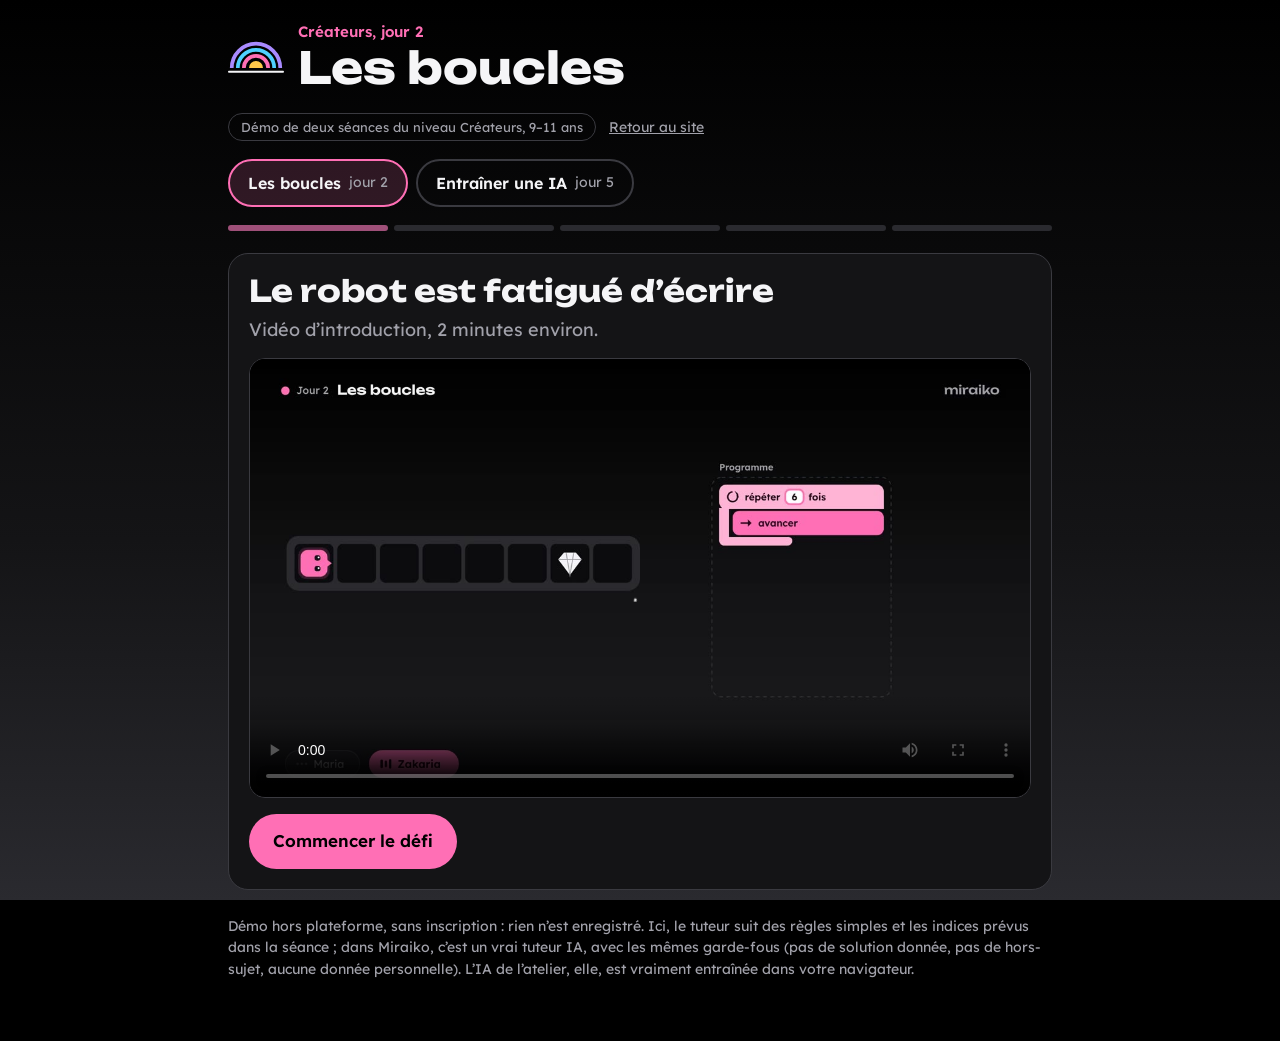
<file: demo.html>
<!DOCTYPE html>
<html lang="fr">
<head>
<meta charset="utf-8">
<meta name="viewport" content="width=device-width, initial-scale=1, viewport-fit=cover">
<title>Miraiko — démo de séance : les boucles</title>
<link rel="stylesheet" href="fonts.css">
<link rel="icon" type="image/png" href="favicon.png">
<style>
  :root {
    --ground: #000000; --night: #141416; --anth: #2A2A2F; --line: #3A3A40;
    --text: #F5F5F7; --muted: #A1A1AA; --level: #FF6FB5; --sun: #FFC94A; --bad: #FF8A80;
    --display: "Unbounded", "Trebuchet MS", sans-serif;
    --body: "Lexend", "Segoe UI", system-ui, sans-serif;
    color-scheme: dark;
    box-sizing: border-box;
    padding-top: env(safe-area-inset-top, 0px);
    padding-bottom: env(safe-area-inset-bottom, 0px);
  }
  @media (prefers-color-scheme: dark) { :root:not([data-theme="light"]) { --ground: #000000; --text: #F5F5F7; color-scheme: dark; } }
  :root[data-theme="dark"] { --ground: #000000; --text: #F5F5F7; }
  html { scroll-padding-top: env(safe-area-inset-top, 0px); }
  *, *::before, *::after { box-sizing: inherit; }
  body { margin: 0; min-height: 100vh; background-color: var(--ground); background-image: linear-gradient(180deg, #000000 0%, #141416 60%, #2A2A2F 100%); background-attachment: fixed; color: var(--text); font-family: var(--body); font-size: 18px; line-height: 1.55; -webkit-font-smoothing: antialiased; }
  button { font: inherit; color: inherit; cursor: pointer; }
  button:focus-visible, a:focus-visible { outline: 3px solid var(--sun); outline-offset: 3px; }
  .wrap { max-width: 860px; margin: 0 auto; padding: 20px 18px 48px; }
  h1, h2 { font-family: var(--display); font-weight: 700; line-height: 1.15; margin: 0; }
  h1 { font-size: clamp(30px, 6vw, 44px); }
  h2 { font-size: clamp(22px, 4.4vw, 30px); margin-bottom: 8px; }
  p { margin: 0 0 12px; }
  .muted { color: var(--muted); }
  .demo-tag { display: inline-block; font-size: 13px; color: var(--muted); border: 1px solid var(--line); border-radius: 999px; padding: 3px 12px; margin-bottom: 14px; }
  .level { color: var(--level); font-weight: 600; font-size: 15px; }
  .head { display: flex; align-items: center; gap: 14px; margin-bottom: 18px; }
  .head svg { width: 56px; flex: none; }

  .steps { list-style: none; padding: 0; margin: 0 0 22px; display: grid; grid-template-columns: repeat(5, 1fr); gap: 6px; }
  .steps li { height: 6px; border-radius: 3px; background: var(--anth); }
  .steps li.done { background: var(--level); }
  .steps li.now { background: color-mix(in srgb, var(--level) 55%, var(--anth)); }

  .card { background: var(--night); border: 1px solid var(--line); border-radius: 20px; padding: 20px; }
  .step { display: none; }
  .step.on { display: block; }
  .row { display: flex; flex-wrap: wrap; gap: 10px; align-items: center; }
  .btn { border: 2px solid transparent; border-radius: 999px; padding: 12px 22px; font-weight: 600; font-size: 17px; min-height: 48px; }
  .btn-main { background: var(--level); color: #000; }
  .btn-ghost { background: transparent; border-color: var(--line); }
  .btn:disabled { opacity: .45; cursor: default; }
  a.btn { text-decoration: none; display: inline-flex; align-items: center; }

  .video { aspect-ratio: 16 / 9; border-radius: 16px; background: #000; border: 1px solid var(--line); display: grid; place-items: center; margin: 14px 0 16px; overflow: hidden; }
  .video video { width: 100%; height: 100%; display: block; background: #000; }

  .board { background: #000; border: 1px solid var(--line); border-radius: 16px; padding: 12px; margin: 14px 0; }
  .board svg { display: block; width: 100%; height: auto; max-height: 380px; }
  .pad { fill: #26262B; stroke: #4A4A52; stroke-width: 1.5; }
  .wall { fill: #0D0D0F; }
  .trace { stroke: #3A3A40; stroke-width: 2.5; stroke-linecap: round; }
  .lit { fill: none; stroke: var(--level); stroke-width: 6; stroke-linecap: round; stroke-linejoin: round; }
  .gem { fill: var(--sun); }
  .bot { transition: transform .38s cubic-bezier(.45,0,.25,1); }
  @media (prefers-reduced-motion: reduce) { .bot { transition: none; } }

  .editor { display: grid; grid-template-columns: 1fr; gap: 12px; }
  @media (min-width: 720px) { .editor { grid-template-columns: 1fr 230px; } }
  .prog { background: #0B0B0C; border: 1px solid var(--line); border-radius: 16px; padding: 12px; min-height: 120px; }
  .prog-head { display: flex; justify-content: space-between; align-items: baseline; margin-bottom: 8px; font-size: 15px; color: var(--muted); }
  .count.over { color: var(--bad); }
  .drop { border: 2px dashed var(--line); border-radius: 12px; padding: 8px 12px; font-size: 14px; color: var(--muted); text-align: left; width: 100%; background: transparent; margin-top: 6px; min-height: 40px; }
  .drop.target { border-color: var(--level); color: var(--text); }
  .blk { display: flex; align-items: center; gap: 8px; background: var(--level); color: #000; border-radius: 12px; padding: 8px 8px 8px 14px; margin-top: 6px; font-weight: 600; min-height: 44px; }
  .blk.run { box-shadow: 0 0 0 4px var(--sun); }
  .blk .x { margin-left: auto; background: rgba(0,0,0,.18); border: 0; border-radius: 8px; width: 32px; height: 32px; color: #000; font-size: 18px; line-height: 1; }
  .loop { background: color-mix(in srgb, var(--level) 45%, #000); border-radius: 14px; padding: 8px 8px 10px 14px; margin-top: 6px; }
  .loop.run { box-shadow: 0 0 0 4px var(--sun); }
  .loop-head { display: flex; align-items: center; gap: 8px; font-weight: 600; min-height: 40px; }
  .loop-body { border-left: 4px solid color-mix(in srgb, var(--level) 70%, #000); padding-left: 10px; margin-top: 4px; }
  .stepper { display: inline-flex; align-items: center; gap: 4px; background: var(--sun); color: #000; border-radius: 999px; padding: 2px; }
  .stepper button { width: 32px; height: 32px; border: 0; border-radius: 50%; background: rgba(0,0,0,.12); color: #000; font-size: 18px; }
  .stepper span { min-width: 26px; text-align: center; font-variant-numeric: tabular-nums; }
  .palette { display: flex; flex-direction: column; gap: 8px; }
  .palette .label { font-size: 15px; color: var(--muted); }
  .pal { background: var(--level); color: #000; border: 0; border-radius: 12px; padding: 10px 14px; text-align: left; font-weight: 600; min-height: 48px; }
  .pal.loopish { background: color-mix(in srgb, var(--level) 45%, #000); color: var(--text); }

  .feedback { min-height: 28px; margin: 12px 0 0; font-weight: 600; }
  .feedback.ok { color: var(--sun); }
  .feedback.ko { color: var(--bad); }
  .tutor { display: none; margin-top: 12px; background: var(--anth); border-radius: 18px 18px 18px 6px; padding: 12px 16px; max-width: 46ch; }
  .tutor.on { display: block; }
  .tutor .who { font-size: 13px; color: var(--muted); }

  .q { margin-bottom: 18px; }
  .q p { font-weight: 600; }
  .choices { display: grid; gap: 8px; }
  .choice { text-align: left; background: var(--anth); border: 2px solid transparent; border-radius: 14px; padding: 12px 14px; min-height: 48px; }
  .choice.good { border-color: var(--sun); }
  .choice.bad { border-color: var(--bad); }
  .expl { display: none; margin-top: 8px; color: var(--muted); font-size: 16px; }
  .expl.on { display: block; }

  .badge { width: 120px; height: 120px; border-radius: 50%; background: var(--level); color: #000; display: grid; place-items: center; font-family: var(--display); font-weight: 700; font-size: 34px; margin: 6px 0 18px; }
  .parent-msg { border: 1px dashed var(--line); border-radius: 16px; padding: 14px 16px; margin: 16px 0; }
  .note { font-size: 14px; color: var(--muted); margin-top: 26px; }

  .tabs { display: flex; flex-wrap: wrap; gap: 8px; margin: 4px 0 18px; }
  .tabs a { display: inline-flex; align-items: center; gap: 8px; min-height: 48px; padding: 0 18px; border-radius: 999px; border: 2px solid var(--line); color: var(--text); text-decoration: none; font-weight: 600; font-size: 16px; }
  .tabs a small { color: var(--muted); font-weight: 400; font-size: 14px; }
  .tabs a[aria-current="page"] { border-color: var(--level); background: color-mix(in srgb, var(--level) 16%, transparent); }
  [hidden] { display: none !important; }
  .sr { position: absolute; width: 1px; height: 1px; overflow: hidden; clip: rect(0 0 0 0); white-space: nowrap; }

  .tutorbox { margin-top: 14px; }
  .tutor-open { display: inline-flex; align-items: center; gap: 10px; background: var(--anth); border: 0; border-radius: 999px; padding: 12px 20px; min-height: 48px; font-weight: 600; }
  .dot { width: 10px; height: 10px; border-radius: 50%; background: var(--level); display: inline-block; flex: none; }
  .chat { background: #0B0B0C; border: 1px solid var(--line); border-radius: 18px; padding: 12px; }
  .chat-head { display: flex; justify-content: space-between; align-items: center; font-weight: 600; font-size: 15px; margin-bottom: 8px; }
  .chat-head > span:first-child { display: inline-flex; align-items: center; gap: 8px; }
  .quota { color: var(--muted); font-weight: 400; font-size: 13px; }
  .msgs { display: flex; flex-direction: column; gap: 8px; max-height: 300px; overflow-y: auto; padding: 2px; }
  .msg { max-width: 85%; padding: 10px 14px; border-radius: 18px; font-size: 16px; line-height: 1.45; }
  .msg.bot { background: var(--anth); border-bottom-left-radius: 6px; align-self: flex-start; }
  .msg.me { background: var(--level); color: #000; border-bottom-right-radius: 6px; align-self: flex-end; }
  .msg.typing { color: var(--muted); }
  .chips { display: flex; flex-wrap: wrap; gap: 6px; margin: 10px 0; }
  .chip { background: transparent; border: 1px solid var(--line); border-radius: 999px; padding: 8px 14px; min-height: 44px; font-size: 15px; }
  .ask { display: flex; gap: 8px; }
  .ask input { flex: 1; min-width: 0; min-height: 48px; border-radius: 999px; border: 1px solid #4A4A52; background: #141416; color: var(--text); padding: 0 16px; font: inherit; font-size: 16px; }
  .ask input:focus-visible, .chip:focus-visible, .tutor-open:focus-visible { outline: 3px solid var(--sun); outline-offset: 2px; }

  .ia-label { font-size: 15px; color: var(--muted); margin: 14px 0 8px; }
  .pool { display: grid; grid-template-columns: repeat(auto-fill, minmax(112px, 1fr)); gap: 10px; }
  .tile { background: #0B0B0C; border: 1px solid var(--line); border-radius: 14px; padding: 8px; display: flex; flex-direction: column; gap: 6px; align-items: center; }
  .tile img, .shot img, .shot canvas { width: 100%; max-width: 96px; aspect-ratio: 1; border-radius: 10px; display: block; }
  .two { display: grid; grid-template-columns: 1fr 1fr; gap: 6px; width: 100%; }
  .two button { min-height: 44px; border-radius: 10px; border: 0; background: var(--anth); font-size: 14px; font-weight: 600; }
  .bins { display: grid; grid-template-columns: 1fr 1fr; gap: 10px; margin-top: 14px; }
  .bin { border: 2px dashed var(--line); border-radius: 16px; padding: 10px; min-height: 120px; }
  .bin-head { display: flex; justify-content: space-between; align-items: baseline; font-weight: 600; margin-bottom: 8px; }
  .bin-head .n { font-weight: 400; color: var(--muted); font-size: 14px; }
  .bin-head .n.ok { color: var(--sun); }
  .bin-items { display: flex; flex-wrap: wrap; gap: 6px; }
  .mini { position: relative; width: 56px; height: 56px; border: 0; padding: 0; background: none; border-radius: 10px; }
  .mini img { width: 56px; height: 56px; border-radius: 10px; display: block; }
  .mini span { position: absolute; top: -6px; right: -6px; width: 22px; height: 22px; border-radius: 50%; background: var(--text); color: #000; font-size: 14px; line-height: 22px; text-align: center; }
  .train { margin-top: 14px; }
  .bar { height: 10px; border-radius: 5px; background: var(--anth); overflow: hidden; margin: 10px 0; }
  .bar i { display: block; height: 100%; width: 0; background: var(--level); transition: width .9s ease; }
  @media (prefers-reduced-motion: reduce) { .bar i { transition: none; } }
  .tests { display: grid; grid-template-columns: repeat(5, 1fr); gap: 8px; margin-top: 10px; }
  .shot { background: #0B0B0C; border: 2px solid var(--line); border-radius: 12px; padding: 6px; text-align: center; font-size: 13px; opacity: .35; transition: opacity .2s; }
  .shot.seen { opacity: 1; }
  .shot.good { border-color: var(--sun); }
  .shot.bad { border-color: var(--bad); }
  .shot img { margin: 0 auto 4px; }
  .shot b { display: block; font-size: 14px; }
  .conf { height: 4px; border-radius: 2px; background: var(--anth); margin-top: 4px; overflow: hidden; }
  .conf i { display: block; height: 100%; background: var(--text); }
  .draw { display: grid; grid-template-columns: 1fr; gap: 12px; align-items: start; }
  @media (min-width: 640px) { .draw { grid-template-columns: 260px 1fr; } }
  .draw canvas { width: 100%; max-width: 260px; aspect-ratio: 1; background: #141416; border: 2px solid var(--line); border-radius: 16px; touch-action: none; cursor: crosshair; display: block; }
  .draw .col { display: flex; flex-direction: column; gap: 8px; }
  .live { font-weight: 600; min-height: 26px; color: var(--sun); }
</style>
</head>
<body>
<div class="wrap">
  <div class="head">
    <svg viewBox="0 0 120 72" aria-hidden="true"><path d="M8 60 A52 52 0 0 1 112 60" fill="none" stroke="#A98BFF" stroke-width="8"/><path d="M21 60 A39 39 0 0 1 99 60" fill="none" stroke="#4FD1FF" stroke-width="8"/><path d="M34 60 A26 26 0 0 1 86 60" fill="none" stroke="#FF6FB5" stroke-width="8"/><path d="M45 60 A15 15 0 0 1 75 60 Z" fill="#FFC94A"/><rect x="0" y="66" width="120" height="4" rx="2" fill="#F5F5F7"/></svg>
    <div><div class="level" id="lvl"></div><h1 id="title"></h1></div>
  </div>
  <span class="demo-tag">Démo de deux séances du niveau Créateurs, 9–11 ans</span> <a href="index.html" style="font-size:14px;color:#A1A1AA;margin-left:8px">Retour au site</a>
  <nav class="tabs" aria-label="Choisir une séance"><a href="demo.html?seance=createurs-j02">Les boucles <small>jour 2</small></a><a href="demo.html?seance=createurs-j05">Entraîner une IA <small>jour 5</small></a></nav>
  <ol class="steps" id="steps" aria-label="Progression"></ol>
  <main id="main"></main>
  <p class="note">Démo hors plateforme, sans inscription : rien n’est enregistré. Ici, le tuteur suit des règles simples et les indices prévus dans la séance ; dans Miraiko, c’est un vrai tuteur IA, avec les mêmes garde-fous (pas de solution donnée, pas de hors-sujet, aucune donnée personnelle). L’IA de l’atelier, elle, est vraiment entraînée dans votre navigateur.</p>
</div>

<script id="seance-createurs-j02" type="application/json">
{
  "schema_version": "1.0", "id": "createurs-j02", "niveau": "createurs", "jour": 2, "titre": "Les boucles",
  "objectif": "Faire répéter une action avec une boucle au lieu d’empiler les mêmes blocs",
  "duree_min": 25,
  "message_parent": "Aujourd’hui, {prenom} a découvert les boucles : un seul bloc « répéter » remplace plusieurs blocs identiques.",
  "activites": [
    { "id": "intro", "type": "video", "titre": "Le robot est fatigué d’écrire", "obligatoire": true, "fichier": "videos/createurs-j02.mp4", "duree_s": 125, "sous_titres": "videos/createurs-j02.vtt" },
    { "id": "defi-guide", "type": "robot-blocs", "titre": "Le couloir du trésor",
      "consigne": "Amène le robot jusqu’au trésor en utilisant 4 blocs au maximum.",
      "indices": ["Compte combien de fois le robot doit avancer.", "Quel bloc permet de répéter une action plusieurs fois ?", "Mets le bloc « avancer » à l’intérieur du bloc « répéter » et choisis le bon nombre."],
      "obligatoire": true, "grille": ["S.....T"], "orientation_depart": "droite",
      "blocs": ["avancer", "tourner_gauche", "tourner_droite", "repeter"], "blocs_max": 4,
      "reussite": { "atteindre": "T", "blocs_max": 4 } },
    { "id": "defi-libre", "type": "robot-blocs", "titre": "L’escalier",
      "consigne": "Le trésor est en haut de l’escalier. Trouve le programme le plus court possible.",
      "indices": ["Regarde le chemin : quel mouvement revient à chaque marche ?", "Une marche, c’est avancer puis tourner, puis avancer puis tourner dans l’autre sens.", "Mets les quatre mouvements d’une marche dans un bloc « répéter »."],
      "obligatoire": false, "grille": ["###.T", "##..#", "#..##", "..###", "S####"], "orientation_depart": "haut",
      "blocs": ["avancer", "tourner_gauche", "tourner_droite", "repeter"], "reussite": { "atteindre": "T" } },
    { "id": "quiz", "type": "quiz", "titre": "Trois questions", "obligatoire": true, "questions": [
      { "enonce": "À quoi sert le bloc « répéter » ?", "choix": ["À faire la même action plusieurs fois", "À arrêter le robot", "À faire tourner le robot"], "bonne_reponse": 0, "explication": "Le bloc « répéter » exécute plusieurs fois les blocs placés à l’intérieur." },
      { "enonce": "« Répéter 3 fois : avancer » fait avancer le robot de combien de cases ?", "choix": ["1", "3", "6"], "bonne_reponse": 1, "explication": "Le bloc « avancer » est exécuté 3 fois, donc le robot avance de 3 cases." },
      { "enonce": "Pourquoi utiliser une boucle plutôt que 6 blocs « avancer » ?", "choix": ["C’est plus court et plus facile à modifier", "Le robot va plus vite", "C’est obligatoire"], "bonne_reponse": 0, "explication": "Avec une boucle, il suffit de changer un seul nombre pour modifier la distance." }
    ] }
  ]
}
</script>
<script id="seance-createurs-j05" type="application/json">
{
 "schema_version": "1.0",
 "id": "createurs-j05",
 "niveau": "createurs",
 "jour": 5,
 "titre": "Apprendre à une machine",
 "objectif": "Entraîner une IA avec des exemples pour qu’elle reconnaisse les panneaux « gauche » et « droite »",
 "duree_min": 25,
 "message_parent": "Aujourd’hui, {prenom} a entraîné sa propre IA à reconnaître les panneaux « gauche » et « droite », simplement en lui montrant des exemples. Son robot s’en servira la semaine prochaine dans son jeu. Fin de la première semaine : bravo !",
 "activites": [
  {
   "id": "defi-guide",
   "type": "atelier-ia",
   "titre": "Trier les panneaux",
   "consigne": "Range au moins 5 panneaux dans chaque catégorie, « gauche » ou « droite », puis lance l’entraînement. Ton IA doit reconnaître au moins 8 panneaux de test sur 10.",
   "indices": [
    "L’IA apprend seulement à partir des exemples que tu lui donnes : plus ils sont variés, mieux elle apprend.",
    "Si l’IA se trompe sur un panneau, regarde s’il ressemble à tes exemples. Ajoute des exemples qui lui ressemblent.",
    "Vérifie qu’aucun panneau n’est rangé dans la mauvaise catégorie : une seule erreur peut embrouiller l’IA."
   ],
   "obligatoire": true,
   "source_exemples": "fournis",
   "categories": [
    {
     "nom": "gauche",
     "images": [
      "images/createurs-j05/exemple-gauche-01.png",
      "images/createurs-j05/exemple-gauche-02.png",
      "images/createurs-j05/exemple-gauche-03.png",
      "images/createurs-j05/exemple-gauche-04.png",
      "images/createurs-j05/exemple-gauche-05.png",
      "images/createurs-j05/exemple-gauche-06.png",
      "images/createurs-j05/exemple-gauche-07.png",
      "images/createurs-j05/exemple-gauche-08.png",
      "images/createurs-j05/exemple-gauche-09.png",
      "images/createurs-j05/exemple-gauche-10.png"
     ]
    },
    {
     "nom": "droite",
     "images": [
      "images/createurs-j05/exemple-droite-01.png",
      "images/createurs-j05/exemple-droite-02.png",
      "images/createurs-j05/exemple-droite-03.png",
      "images/createurs-j05/exemple-droite-04.png",
      "images/createurs-j05/exemple-droite-05.png",
      "images/createurs-j05/exemple-droite-06.png",
      "images/createurs-j05/exemple-droite-07.png",
      "images/createurs-j05/exemple-droite-08.png",
      "images/createurs-j05/exemple-droite-09.png",
      "images/createurs-j05/exemple-droite-10.png"
     ]
    }
   ],
   "exemples_min": 5,
   "jeu_de_test": [
    {
     "image": "images/createurs-j05/test-gauche-01.png",
     "categorie": "gauche"
    },
    {
     "image": "images/createurs-j05/test-gauche-02.png",
     "categorie": "gauche"
    },
    {
     "image": "images/createurs-j05/test-gauche-03.png",
     "categorie": "gauche"
    },
    {
     "image": "images/createurs-j05/test-gauche-04.png",
     "categorie": "gauche"
    },
    {
     "image": "images/createurs-j05/test-gauche-05.png",
     "categorie": "gauche"
    },
    {
     "image": "images/createurs-j05/test-droite-01.png",
     "categorie": "droite"
    },
    {
     "image": "images/createurs-j05/test-droite-02.png",
     "categorie": "droite"
    },
    {
     "image": "images/createurs-j05/test-droite-03.png",
     "categorie": "droite"
    },
    {
     "image": "images/createurs-j05/test-droite-04.png",
     "categorie": "droite"
    },
    {
     "image": "images/createurs-j05/test-droite-05.png",
     "categorie": "droite"
    }
   ],
   "seuil_precision": 0.8
  },
  {
   "id": "defi-libre",
   "type": "atelier-ia",
   "titre": "Mes propres panneaux",
   "consigne": "Cette fois, c’est toi qui dessines les exemples ! Dessine au moins 5 flèches vers la gauche et 5 vers la droite, entraîne ton IA, puis vérifie qu’elle reconnaît les panneaux de test.",
   "indices": [
    "Dessine des flèches différentes : grandes, petites, épaisses, fines, un peu penchées.",
    "Si l’IA confond les deux catégories, regarde tes dessins : sont-ils bien différents d’une catégorie à l’autre ?",
    "Ajoute des dessins qui ressemblent aux panneaux que l’IA rate, puis relance l’entraînement."
   ],
   "obligatoire": false,
   "source_exemples": "dessines",
   "categories": [
    {
     "nom": "gauche"
    },
    {
     "nom": "droite"
    }
   ],
   "exemples_min": 5,
   "jeu_de_test": [
    {
     "image": "images/createurs-j05/test-gauche-01.png",
     "categorie": "gauche"
    },
    {
     "image": "images/createurs-j05/test-gauche-02.png",
     "categorie": "gauche"
    },
    {
     "image": "images/createurs-j05/test-gauche-03.png",
     "categorie": "gauche"
    },
    {
     "image": "images/createurs-j05/test-gauche-04.png",
     "categorie": "gauche"
    },
    {
     "image": "images/createurs-j05/test-gauche-05.png",
     "categorie": "gauche"
    },
    {
     "image": "images/createurs-j05/test-droite-01.png",
     "categorie": "droite"
    },
    {
     "image": "images/createurs-j05/test-droite-02.png",
     "categorie": "droite"
    },
    {
     "image": "images/createurs-j05/test-droite-03.png",
     "categorie": "droite"
    },
    {
     "image": "images/createurs-j05/test-droite-04.png",
     "categorie": "droite"
    },
    {
     "image": "images/createurs-j05/test-droite-05.png",
     "categorie": "droite"
    }
   ],
   "seuil_precision": 0.8
  },
  {
   "id": "quiz",
   "type": "quiz",
   "titre": "Trois questions",
   "obligatoire": true,
   "questions": [
    {
     "enonce": "Comment ton IA a-t-elle appris à reconnaître les panneaux ?",
     "choix": [
      "Quelqu’un lui a écrit la règle à l’avance",
      "Grâce aux exemples que tu lui as montrés",
      "Elle le savait déjà"
     ],
     "bonne_reponse": 1,
     "explication": "L’IA a trouvé elle-même ce qui distingue les deux catégories, à partir de tes exemples."
    },
    {
     "enonce": "Ton IA se trompe souvent. Que peux-tu faire ?",
     "choix": [
      "Lui donner plus d’exemples, et des exemples variés",
      "Éteindre l’ordinateur",
      "Rien, une IA ne s’améliore pas"
     ],
     "bonne_reponse": 0,
     "explication": "Des exemples plus nombreux et plus variés aident l’IA à mieux reconnaître de nouveaux panneaux."
    },
    {
     "enonce": "Tu n’as montré à ton IA que des flèches. Tu lui montres une photo de chat. Que va-t-elle répondre ?",
     "choix": [
      "« Chat »",
      "« Gauche » ou « droite », car elle ne connaît que ces deux réponses",
      "Elle refuse de répondre"
     ],
     "bonne_reponse": 1,
     "explication": "Une IA ne connaît que ce qu’on lui a appris : elle choisira forcément entre « gauche » et « droite », même pour un chat."
    }
   ]
  }
 ]
}
</script>

<script>
(() => {
  const ID = new URLSearchParams(location.search).get('seance') === 'createurs-j05' ? 'createurs-j05' : 'createurs-j02';
  const S = JSON.parse(document.getElementById('seance-' + ID).textContent);
  document.querySelectorAll('.tabs a').forEach(t => { if (t.href.endsWith(ID)) t.setAttribute('aria-current', 'page'); });
  const NIV = { explorateurs: 'Explorateurs', createurs: 'Créateurs', makers: 'Makers', builders: 'Builders' };
  const LABELS = { avancer: 'avancer', tourner_gauche: 'tourner à gauche', tourner_droite: 'tourner à droite', repeter: 'répéter' };
  const HEAD = { haut: -90, droite: 0, bas: 90, gauche: 180 };
  const main = document.getElementById('main');
  document.getElementById('lvl').textContent = NIV[S.niveau] + ', jour ' + S.jour;
  document.getElementById('title').textContent = S.titre;
  document.title = 'Miraiko — démo de séance : ' + S.titre.toLowerCase();

  const screens = [];
  const stepsEl = document.getElementById('steps');
  let current = 0;
  const go = i => {
    current = i;
    screens.forEach((s, k) => s.classList.toggle('on', k === i));
    [...stepsEl.children].forEach((li, k) => { li.className = k < i ? 'done' : k === i ? 'now' : ''; });
    window.scrollTo({ top: 0, behavior: 'smooth' });
  };
  const el = (tag, cls, html) => { const e = document.createElement(tag); if (cls) e.className = cls; if (html !== undefined) e.innerHTML = html; return e; };
  const nb = t => t.replace(/« /g, '«\u00a0').replace(/ ([»:!?;%])/g, '\u00a0$1');
  const esc = s => nb(s).replace(/[&<>]/g, c => ({ '&': '&amp;', '<': '&lt;', '>': '&gt;' }[c]));
  const nbAll = root => { const w = document.createTreeWalker(root, NodeFilter.SHOW_TEXT); let n; while ((n = w.nextNode())) { const t = nb(n.nodeValue); if (t !== n.nodeValue) n.nodeValue = t; } };
  const next = () => go(current + 1);


  // ---------- Tuteur (démo : règles simples, mêmes garde-fous que le vrai tuteur) ----------
  const QUOTA = 12;
  const norm = t => t.toLowerCase().normalize('NFD').replace(/[̀-ͯ]/g, '').replace(/[’`]/g, "'");
  function makeTutor(a, diagnose, concept) {
    const box = el('div', 'tutorbox');
    box.innerHTML = `<button class="tutor-open" type="button" aria-expanded="false"><span class="dot"></span>Demander de l’aide au tuteur</button>
      <div class="chat" hidden><div class="chat-head"><span><span class="dot"></span>Ton tuteur</span><span class="quota"></span></div>
      <div class="msgs" aria-live="polite"></div><div class="chips"></div>
      <form class="ask"><label class="sr" for="ask-${a.id}">Ta question au tuteur</label><input id="ask-${a.id}" type="text" maxlength="200" autocomplete="off" placeholder="Écris ta question…"><button class="btn btn-main" type="submit">Envoyer</button></form></div>`;
    const openBtn = box.querySelector('.tutor-open'), chat = box.querySelector('.chat'), msgs = box.querySelector('.msgs');
    const input = box.querySelector('input'), quota = box.querySelector('.quota'), form = box.querySelector('form');
    let hintN = 0, left = QUOTA, busy = false;
    const showQuota = () => { quota.textContent = `${left} message${left > 1 ? 's' : ''} restant${left > 1 ? 's' : ''}`; };
    const add = (who, text) => { const m = el('div', 'msg ' + who); m.textContent = nb(text); msgs.appendChild(m); msgs.scrollTop = msgs.scrollHeight; return m; };
    const nextHint = () => {
      if (hintN >= a.indices.length) return `Tu as déjà les ${a.indices.length} indices. Relis-les tranquillement, puis essaie par toi-même : tu vas y arriver !`;
      return `Indice ${hintN + 1} sur ${a.indices.length} : ${a.indices[hintN++]}`;
    };
    function answer(raw) {
      const t = norm(raw);
      if (/(je m'appelle|mon nom|mon prenom|j'habite|mon adresse|mon numero|mon ecole|mon mot de passe|\d{2}[ .-]?\d{2}[ .-]?\d{2}[ .-]?\d{2}|@)/.test(t))
        return 'Garde ton prénom, ton adresse et ton numéro pour toi : je n’en ai pas besoin pour t’aider. Revenons au défi ! Qu’est-ce qui te bloque ?';
      if (/(solution|la reponse|donne.*(code|programme|reponse)|fais.*(pour moi|a ma place)|trich)/.test(t))
        return 'Je ne te donnerai pas la solution : c’est toi qui vas la trouver, et tu seras fier de toi ! ' + nextHint();
      if (/^(salut|bonjour|coucou|hello|hey|yo|bonsoir)\b/.test(t) && t.length < 25) return `Salut ! Je suis là pour t’aider sur « ${a.titre} ». Où est-ce que tu bloques ?`;
      if (/merci/.test(t)) return 'Avec plaisir ! Continue comme ça.';
      if (concept && concept.re.test(t)) return concept.text;
      if (/(indice|bloque|aide|comprends pas|sais pas|comment|quoi faire|marche pas|bug|arrive pas|perdu|help|pourquoi)/.test(t)) { const d = diagnose(); if (d && d.startsWith('Bravo')) return d; return (d ? d + ' ' : '') + nextHint(); }
      return `Je suis ton tuteur pour ce défi, alors je ne parle que de « ${a.titre} ». Si tu bloques, demande-moi un indice !`;
    }
    function ask(text) {
      text = text.trim();
      if (!text || busy) return;
      if (left <= 0) { add('bot', 'On a beaucoup discuté sur ce défi ! Essaie maintenant par toi-même, ou demande de l’aide à un adulte.'); return; }
      left--; showQuota(); add('me', text); busy = true;
      const typing = add('bot typing', 'Le tuteur écrit…');
      setTimeout(() => { typing.remove(); add('bot', answer(text)); busy = false; if (left <= 0) input.disabled = true; }, 650);
    }
    const chips = box.querySelector('.chips');
    ['Je suis bloqué', concept ? concept.chip : null, 'Donne-moi la solution', 'Un indice'].filter(Boolean).forEach(label => {
      const c = el('button', 'chip', esc(label)); c.type = 'button'; c.onclick = () => ask(label); chips.appendChild(c);
    });
    form.onsubmit = e => { e.preventDefault(); ask(input.value); input.value = ''; };
    openBtn.onclick = () => {
      openBtn.hidden = true; chat.hidden = false; openBtn.setAttribute('aria-expanded', 'true');
      if (!msgs.children.length) add('bot', 'Salut ! Je peux t’expliquer et te donner des indices, mais pas la solution. Pose-moi ta question, ou choisis une proposition.');
      showQuota(); input.focus({ preventScroll: true });
    };
    return box;
  }

  function videoScreen(a) {
    const s = el('section', 'step card');
    s.innerHTML = `<h2>${esc(a.titre)}</h2><p class="muted">Vidéo d’introduction, ${String(Math.round(a.duree_s / 60 * 2) / 2).replace('.', ',')} minute${a.duree_s >= 90 ? 's' : ''} environ.</p>
      <div class="video"><video controls playsinline preload="metadata" poster="${a.fichier.replace(/\.mp4$/, '.jpg')}" src="${a.fichier}">${a.sous_titres ? `<track kind="subtitles" srclang="fr" label="Français" src="${a.sous_titres}">` : ''}</video></div>
      <div class="row"><button class="btn btn-main" type="button">Commencer le défi</button></div>`;
    s.querySelector('.btn-main').onclick = next;
    return s;
  }

  function robotScreen(a) {
    const s = el('section', 'step card');
    const rows = a.grille, R = rows.length, C = rows[0].length, cell = 100;
    let start;
    rows.forEach((row, r) => [...row].forEach((ch, c) => { if (ch === 'S') start = { r, c }; }));
    const h0 = HEAD[a.orientation_depart];
    const X = c => c * cell + cell / 2, Y = r => r * cell + cell / 2;
    const open = (r, c) => r >= 0 && r < R && c >= 0 && c < C && rows[r][c] !== '#';
    let svg = '';
    rows.forEach((row, r) => [...row].forEach((ch, c) => {
      if (ch === '#') { svg += `<rect class="wall" x="${c * cell + 10}" y="${r * cell + 10}" width="${cell - 20}" height="${cell - 20}" rx="12"/>`; return; }
      if (open(r, c + 1)) svg += `<line class="trace" x1="${X(c)}" y1="${Y(r)}" x2="${X(c + 1)}" y2="${Y(r)}"/>`;
      if (open(r + 1, c)) svg += `<line class="trace" x1="${X(c)}" y1="${Y(r)}" x2="${X(c)}" y2="${Y(r + 1)}"/>`;
    }));
    rows.forEach((row, r) => [...row].forEach((ch, c) => {
      if (ch === '#') return;
      svg += `<rect class="pad" x="${c * cell + 18}" y="${r * cell + 18}" width="${cell - 36}" height="${cell - 36}" rx="12"/>`;
      if (ch === 'T') { const x = X(c), y = Y(r), z = 22; svg += `<polygon class="gem" points="${x},${y - z} ${x + z * .82},${y - z * .18} ${x},${y + z} ${x - z * .82},${y - z * .18}"/>`; }
    }));
    const b = 52, h = b / 2;
    s.innerHTML = `<h2>${esc(a.titre)}</h2><p>${esc(a.consigne)}</p>
      <div class="board"><svg viewBox="0 0 ${C * cell} ${R * cell}" role="img" aria-label="Grille du robot">${svg}
        <polyline class="lit" points=""/>
        <g class="bot"><rect x="${-h}" y="${-h}" width="${b}" height="${b}" rx="14" fill="#F5F5F7"/><circle cx="7" cy="-9" r="4" fill="#000"/><circle cx="7" cy="9" r="4" fill="#000"/><path d="M${h} -8 L${h + 10} 0 L${h} 8 Z" fill="#FF6FB5"/></g></svg></div>
      <div class="editor">
        <div class="prog"><div class="prog-head"><span>Ton programme</span><span class="count"></span></div><div class="tree"></div></div>
        <div class="palette"><span class="label">Ajoute un bloc</span></div>
      </div>
      <p class="feedback" aria-live="polite"></p>
      <div class="row" style="margin-top:14px"><button class="btn btn-main run" type="button">Lancer</button><button class="btn btn-ghost reset" type="button">Recommencer</button><button class="btn btn-ghost skip" type="button">${a.obligatoire ? 'Continuer' : 'Passer'}</button></div>
      <div class="tutor-slot"></div>`;

    const q = sel => s.querySelector(sel);
    const bot = q('.bot'), lit = q('.lit'), tree = q('.tree'), count = q('.count'), fb = q('.feedback');
    const pal = q('.palette'), runBtn = q('.run'), skipBtn = q('.skip');
    const max = a.blocs_max || (a.reussite && a.reussite.blocs_max) || null;
    let prog = [], target = prog, busy = false, solved = false, uid = 0;
    if (a.obligatoire) skipBtn.disabled = true;

    const place = (r, c, hd) => { bot.style.transform = `translate(${X(c)}px, ${Y(r)}px) rotate(${hd}deg)`; };
    const resetBot = () => { place(start.r, start.c, h0); lit.setAttribute('points', `${X(start.c)},${Y(start.r)}`); };
    const size = list => list.reduce((n, k) => n + 1 + (k.type === 'repeter' ? size(k.body) : 0), 0);

    function draw() {
      tree.innerHTML = '';
      const build = (list, host) => {
        list.forEach(node => {
          if (node.type === 'repeter') {
            const box = el('div', 'loop'); box.dataset.id = node.id;
            box.innerHTML = `<div class="loop-head">répéter <span class="stepper"><button type="button" aria-label="Une fois de moins">−</button><span>${node.n}</span><button type="button" aria-label="Une fois de plus">+</button></span> fois <button class="x" type="button" aria-label="Retirer la boucle" style="margin-left:auto;background:rgba(255,255,255,.12);border:0;border-radius:8px;width:32px;height:32px;color:#F5F5F7">×</button></div>`;
            const [minus, plus] = box.querySelectorAll('.stepper button');
            minus.onclick = () => { node.n = Math.max(1, node.n - 1); draw(); };
            plus.onclick = () => { node.n = Math.min(10, node.n + 1); draw(); };
            box.querySelector('.x').onclick = () => { list.splice(list.indexOf(node), 1); if (target === node.body) target = prog; draw(); };
            const body = el('div', 'loop-body');
            build(node.body, body);
            const dz = el('button', 'drop' + (target === node.body ? ' target' : ''), target === node.body ? 'Les blocs s’ajoutent ici' : 'Ajouter ici');
            dz.type = 'button'; dz.onclick = () => { target = node.body; draw(); };
            body.appendChild(dz); box.appendChild(body); host.appendChild(box);
          } else {
            const blk = el('div', 'blk', `<span>${LABELS[node.type]}</span><button class="x" type="button" aria-label="Retirer ce bloc">×</button>`);
            blk.dataset.id = node.id;
            blk.querySelector('.x').onclick = () => { list.splice(list.indexOf(node), 1); draw(); };
            host.appendChild(blk);
          }
        });
      };
      build(prog, tree);
      const dz = el('button', 'drop' + (target === prog ? ' target' : ''), target === prog ? 'Les blocs s’ajoutent ici' : 'Ajouter ici, hors des boucles');
      dz.type = 'button'; dz.onclick = () => { target = prog; draw(); };
      tree.appendChild(dz);
      const n = size(prog);
      count.textContent = max ? `Blocs : ${n} sur ${max}` : `Blocs : ${n}`;
      count.classList.toggle('over', !!max && n > max);
    }

    a.blocs.forEach(kind => {
      const p = el('button', 'pal' + (kind === 'repeter' ? ' loopish' : ''), kind === 'repeter' ? 'répéter … fois' : LABELS[kind]);
      p.type = 'button';
      p.onclick = () => {
        if (busy) return;
        const node = { id: ++uid, type: kind };
        if (kind === 'repeter') { node.n = 2; node.body = []; }
        target.push(node);
        if (kind === 'repeter') target = node.body;
        fb.textContent = ''; fb.className = 'feedback';
        draw();
      };
      pal.appendChild(p);
    });

    const flatten = (list, chain = []) => list.flatMap(node => node.type === 'repeter'
      ? Array.from({ length: node.n }, () => flatten(node.body, chain.concat(node.id))).flat()
      : [{ op: node.type, ids: chain.concat(node.id) }]);

    function say(text, ok) { fb.textContent = nb(text); fb.className = 'feedback ' + (ok ? 'ok' : 'ko'); }
    function mark(ids) { tree.querySelectorAll('.run').forEach(e => e.classList.remove('run')); (ids || []).forEach(id => { const e = tree.querySelector(`[data-id="${id}"]`); if (e) e.classList.add('run'); }); }

    runBtn.onclick = () => {
      if (busy) return;
      const steps = flatten(prog);
      if (!steps.length) { say('Ton programme est vide : ajoute des blocs, puis lance-le.', false); return; }
      busy = true; runBtn.disabled = true; resetBot();
      let st = { r: start.r, c: start.c, h: h0 }, i = 0;
      const pts = [`${X(st.c)},${Y(st.r)}`];
      const finish = () => {
        busy = false; runBtn.disabled = false; mark([]);
        const n = size(prog);
        if (rows[st.r][st.c] !== 'T') { last = 'court'; say('Le robot s’arrête avant le trésor. Compte les cases qui manquent, puis corrige ton programme.', false); return; }
        if (max && n > max) { last = 'trop'; say(`Le robot a trouvé le trésor, mais avec ${n} blocs. Essaie avec ${max} blocs au maximum.`, false); return; }
        solved = true; skipBtn.disabled = false; skipBtn.textContent = 'Continuer';
        say(`Le robot a trouvé le trésor en ${n} bloc${n > 1 ? 's' : ''}.`, true);
      };
      const tick = () => {
        if (i >= steps.length) { finish(); return; }
        const { op, ids } = steps[i++];
        mark(ids);
        if (op === 'avancer') {
          const rad = st.h * Math.PI / 180, r = st.r + Math.round(Math.sin(rad)), c = st.c + Math.round(Math.cos(rad));
          if (!open(r, c)) {
            busy = false; runBtn.disabled = false; last = 'mur';
            say('Le robot a heurté un mur. Regarde où il s’arrête, puis corrige le bloc qui pose problème.', false);
            return;
          }
          st = { ...st, r, c }; pts.push(`${X(c)},${Y(r)}`);
          lit.setAttribute('points', pts.join(' '));
        } else st = { ...st, h: st.h + (op === 'tourner_droite' ? 90 : -90) };
        place(st.r, st.c, st.h);
        if (steps.length > 200) { busy = false; runBtn.disabled = false; say('Ce programme est trop long pour le robot : simplifie tes boucles.', false); return; }
        setTimeout(tick, 430);
      };
      setTimeout(tick, 250);
    };
    q('.reset').onclick = () => { if (busy) return; prog.length = 0; target = prog; resetBot(); fb.textContent = ''; draw(); };
    let last = null;
    const diag = () => {
      const n = size(prog);
      if (solved) return 'Bravo, tu as réussi ! Tu peux continuer, ou essayer avec encore moins de blocs.';
      if (!n) return 'Ton programme est vide pour l’instant. Commence par ajouter un bloc, puis lance-le pour voir ce que fait le robot.';
      if (last === 'trop') return `Le robot arrive au trésor, mais avec ${n} blocs : c’est trop. Regarde les blocs qui se répètent.`;
      if (last === 'mur') return 'Le robot s’est cogné. Regarde dans quelle direction il est tourné avant d’avancer.';
      if (last === 'court') return 'Le robot s’arrête avant le trésor. Compte les cases qui lui manquent.';
      return null;
    };
    q('.tutor-slot').appendChild(makeTutor(a, diag, { chip: 'C’est quoi une boucle ?', re: /(boucle|repeter|c'est quoi)/,
      text: 'Une boucle, c’est le bloc « répéter » : il fait plusieurs fois les blocs placés à l’intérieur. Par exemple, « répéter 2 fois : tourner à droite » fait faire un demi-tour au robot.' }));
    skipBtn.onclick = next;
    resetBot(); draw();
    return s;
  }


  // ---------- Atelier IA : apprentissage par exemples (plus proches voisins), dans le navigateur ----------
  const G = 12;
  function features(src) {
    const c = document.createElement('canvas'); c.width = c.height = 64;
    const g = c.getContext('2d', { willReadFrequently: true });
    g.fillStyle = '#141416'; g.fillRect(0, 0, 64, 64); g.drawImage(src, 0, 0, 64, 64);
    const d = g.getImageData(0, 0, 64, 64).data, ink = new Uint8Array(4096);
    let x0 = 64, y0 = 64, x1 = -1, y1 = -1;
    for (let i = 0; i < 4096; i++) {
      if (Math.min(d[i * 4], d[i * 4 + 1], d[i * 4 + 2]) > 170) {
        ink[i] = 1; const x = i % 64, y = i >> 6;
        x0 = Math.min(x0, x); x1 = Math.max(x1, x); y0 = Math.min(y0, y); y1 = Math.max(y1, y);
      }
    }
    const f = new Float32Array(G * G);
    if (x1 < 0) return f;
    const side = Math.max(x1 - x0 + 1, y1 - y0 + 1), cx = (x0 + x1 + 1) / 2, cy = (y0 + y1 + 1) / 2;
    for (let i = 0; i < 4096; i++) if (ink[i]) {
      const u = Math.floor(((i % 64) + .5 - cx) / side * G + G / 2), v = Math.floor(((i >> 6) + .5 - cy) / side * G + G / 2);
      if (u >= 0 && u < G && v >= 0 && v < G) f[v * G + u]++;
    }
    const b = new Float32Array(G * G);
    for (let v = 0; v < G; v++) for (let u = 0; u < G; u++) {
      let s = 0;
      for (let dv = -1; dv <= 1; dv++) for (let du = -1; du <= 1; du++) {
        const uu = u + du, vv = v + dv;
        if (uu >= 0 && uu < G && vv >= 0 && vv < G) s += f[vv * G + uu] * (du || dv ? .5 : 1);
      }
      b[v * G + u] = s;
    }
    const n = Math.hypot(...b) || 1;
    return b.map(x => x / n);
  }
  function predict(train, f) {
    const near = train.map(t => ({ cat: t.cat, s: t.f.reduce((acc, x, i) => acc + x * f[i], 0) })).sort((p, q) => q.s - p.s).slice(0, 3);
    const votes = {};
    near.forEach(x => { votes[x.cat] = (votes[x.cat] || 0) + Math.max(x.s, .001); });
    const total = Object.values(votes).reduce((p, q) => p + q, 0);
    const [cat, w] = Object.entries(votes).sort((p, q) => q[1] - p[1])[0];
    return { cat, conf: w / total };
  }
  const loadImg = src => new Promise((ok, ko) => { const i = new Image(); i.onload = () => ok(i); i.onerror = ko; i.src = src; });

  function atelierScreen(a) {
    const s = el('section', 'step card');
    const cats = a.categories.map(c => c.nom), min = a.exemples_min, need = Math.ceil(a.seuil_precision * a.jeu_de_test.length);
    const drawn = a.source_exemples === 'dessines';
    s.innerHTML = `<h2>${esc(a.titre)}</h2><p>${esc(a.consigne)}</p>
      ${drawn ? `<div class="draw"><canvas width="440" height="440" aria-label="Zone de dessin"></canvas>
        <div class="col">${cats.map(c => `<button class="btn btn-main add" data-cat="${c}" type="button">Ranger dans « ${c} »</button>`).join('')}
        <button class="btn btn-ghost clear" type="button">Effacer le dessin</button><p class="live" aria-live="polite"></p></div></div>`
        : `<p class="ia-label">Panneaux à ranger : choisis la bonne catégorie pour chacun.</p><div class="pool"></div>`}
      <div class="bins">${cats.map(c => `<div class="bin" data-cat="${c}"><div class="bin-head">« ${c} » <span class="n"></span></div><div class="bin-items"></div></div>`).join('')}</div>
      <div class="row" style="margin-top:14px"><button class="btn btn-main go" type="button" disabled>Entraîner mon IA</button></div>
      <div class="train" hidden><div class="muted say-train"></div><div class="bar"><i></i></div><div class="tests"></div></div>
      <p class="feedback" aria-live="polite"></p>
      <div class="tutor-slot"></div>
      <div class="row" style="margin-top:14px"><button class="btn btn-ghost skip" type="button">${a.obligatoire ? 'Continuer' : 'Passer'}</button></div>`;
    const q = sel => s.querySelector(sel), fb = q('.feedback'), go = q('.go'), skip = q('.skip');
    if (a.obligatoire) skip.disabled = true;
    skip.onclick = next;
    const ex = [];            // { id, src, f, cat, vrai }
    let uid = 0, trained = null, score = null, solved = false;
    const say = (t, ok) => { fb.textContent = nb(t); fb.className = 'feedback ' + (ok ? 'ok' : 'ko'); };
    const counts = () => cats.map(c => ex.filter(e => e.cat === c).length);

    function changed() {
      if (trained) { trained = null; score = null; q('.train').hidden = true; if (!solved) say('Tes exemples ont changé : relance l’entraînement pour mettre ton IA à jour.', false); }
      draw();
    }
    function draw() {
      const n = counts();
      s.querySelectorAll('.bin').forEach((b, k) => {
        const items = b.querySelector('.bin-items'); items.innerHTML = '';
        ex.filter(e => e.cat === cats[k]).forEach(e => {
          const m = el('button', 'mini', `<img src="${e.src}" alt=""><span aria-hidden="true">×</span>`); m.type = 'button';
          m.setAttribute('aria-label', drawn ? 'Retirer ce dessin' : 'Remettre ce panneau dans la réserve');
          m.onclick = () => { if (drawn) ex.splice(ex.indexOf(e), 1); else { e.cat = null; } changed(); };
          items.appendChild(m);
        });
        const lab = b.querySelector('.n'); lab.textContent = `${n[k]} (${min} minimum)`; lab.classList.toggle('ok', n[k] >= min);
      });
      if (!drawn) {
        const pool = q('.pool'); pool.innerHTML = '';
        ex.filter(e => !e.cat).forEach(e => {
          const t = el('div', 'tile', `<img src="${e.src}" alt="Panneau à ranger"><div class="two">${cats.map(c => `<button type="button" data-cat="${c}">${c}</button>`).join('')}</div>`);
          t.querySelectorAll('button').forEach(bt => bt.onclick = () => { e.cat = bt.dataset.cat; changed(); });
          pool.appendChild(t);
        });
        if (!pool.children.length) pool.innerHTML = '<p class="muted" style="grid-column:1/-1;margin:0">Tous les panneaux sont rangés.</p>';
      }
      go.disabled = n.some(k => k < min);
    }

    async function train() {
      const n = counts();
      if (n.some(k => k < min)) return;
      go.disabled = true; fb.textContent = '';
      const zone = q('.train'), bar = q('.bar i'), tests = q('.tests');
      zone.hidden = false; bar.style.width = '0';
      q('.say-train').textContent = `Ton IA étudie tes ${ex.filter(e => e.cat).length} exemples…`;
      tests.innerHTML = '';
      requestAnimationFrame(() => { bar.style.width = '100%'; });
      trained = ex.filter(e => e.cat).map(e => ({ cat: e.cat, f: e.f }));
      const shots = TESTS.map(t => {
        const d = el('div', 'shot', `<img src="${t.src}" alt="Panneau de test"><b>?</b><div class="conf"><i style="width:0"></i></div>`);
        tests.appendChild(d); return d;
      });
      await new Promise(r => setTimeout(r, 1000));
      q('.say-train').textContent = 'Entraînement terminé. Ton IA passe le test sur 10 panneaux qu’elle n’a jamais vus :';
      let good = 0;
      for (let i = 0; i < TESTS.length; i++) {
        const p = predict(trained, TESTS[i].f), ok = p.cat === TESTS[i].cat;
        if (ok) good++;
        const d = shots[i];
        d.classList.add('seen', ok ? 'good' : 'bad');
        d.querySelector('b').textContent = `${p.cat} ${ok ? '✓' : '✗'}`;
        d.querySelector('.conf i').style.width = Math.round(p.conf * 100) + '%';
        d.title = `Sûre à ${Math.round(p.conf * 100)} %`;
        await new Promise(r => setTimeout(r, 220));
      }
      score = good;
      if (good >= need) {
        solved = true; skip.disabled = false; skip.textContent = 'Continuer';
        say(`Ton IA a reconnu ${good} panneaux sur ${TESTS.length} : objectif atteint !${drawn ? ' Dessine une flèche pour la tester en direct.' : ''}`, true);
      } else {
        say(`Ton IA a reconnu ${good} panneaux sur ${TESTS.length}, il en faut au moins ${need}. Ajoute des exemples variés ou vérifie tes catégories, puis relance l’entraînement.`, false);
      }
      go.disabled = false; go.textContent = 'Relancer l’entraînement';
    }
    go.onclick = train;

    let TESTS = [];
    (async () => {
      const imgs = await Promise.all(a.jeu_de_test.map(t => loadImg(t.image)));
      TESTS = a.jeu_de_test.map((t, i) => ({ src: t.image, cat: t.categorie, f: features(imgs[i]) }));
      if (!drawn) {
        const list = a.categories.flatMap(c => (c.images || []).map(src => ({ src, vrai: c.nom })));
        for (let i = list.length - 1; i > 0; i--) { const j = Math.floor(Math.random() * (i + 1)); [list[i], list[j]] = [list[j], list[i]]; }
        const loaded = await Promise.all(list.map(e => loadImg(e.src)));
        list.forEach((e, i) => ex.push({ id: ++uid, src: e.src, vrai: e.vrai, cat: null, f: features(loaded[i]) }));
      }
      draw();
    })();

    if (drawn) {
      const cv = q('canvas'), g = cv.getContext('2d');
      const blank = () => { g.fillStyle = '#141416'; g.fillRect(0, 0, cv.width, cv.height); };
      blank();
      let down = false, inked = false;
      const pos = e => { const r = cv.getBoundingClientRect(); return [(e.clientX - r.left) * cv.width / r.width, (e.clientY - r.top) * cv.height / r.height]; };
      g.lineCap = g.lineJoin = 'round'; g.lineWidth = 26; g.strokeStyle = '#F5F5F7';
      cv.onpointerdown = e => { down = true; inked = true; cv.setPointerCapture(e.pointerId); const [x, y] = pos(e); g.beginPath(); g.moveTo(x, y); g.lineTo(x + .1, y); g.stroke(); };
      cv.onpointermove = e => { if (!down) return; const [x, y] = pos(e); g.lineTo(x, y); g.stroke(); };
      cv.onpointerup = cv.onpointercancel = () => {
        if (!down) return; down = false;
        if (trained) { const p = predict(trained, features(cv)); q('.live').textContent = nb(`Ton IA pense : « ${p.cat} », sûre à ${Math.round(p.conf * 100)} %.`); }
      };
      q('.clear').onclick = () => { blank(); inked = false; q('.live').textContent = ''; };
      s.querySelectorAll('.add').forEach(bt => bt.onclick = () => {
        if (!inked) { say('Dessine d’abord une flèche dans le cadre, puis range-la.', false); return; }
        const small = document.createElement('canvas'); small.width = small.height = 112;
        small.getContext('2d').drawImage(cv, 0, 0, 112, 112);
        ex.push({ id: ++uid, src: small.toDataURL('image/png'), cat: bt.dataset.cat, f: features(cv) });
        blank(); inked = false; q('.live').textContent = ''; fb.textContent = '';
        changed();
      });
    }

    const diag = () => {
      const n = counts();
      if (solved) return `Bravo, ton IA reconnaît ${score} panneaux sur 10 : c’est réussi ! Tu peux continuer, ou essayer de faire encore mieux.`;
      if (n.some(k => k < min)) return `Il faut au moins ${min} exemples dans chaque catégorie : tu en as ${n[0]} dans « ${cats[0]} » et ${n[1]} dans « ${cats[1]} ».`;
      if (score === null) return 'Tu as assez d’exemples : lance l’entraînement pour voir ce que ton IA a appris.';
      return `Ton IA reconnaît ${score} panneaux sur 10, il en faut ${need}.`;
    };
    q('.tutor-slot').appendChild(makeTutor(a, diag, { chip: 'Comment mon IA apprend ?', re: /(\bia\b|intelligence|apprend|machine|entrain|exemple|c'est quoi)/,
      text: 'Ton IA compare chaque nouveau panneau avec les exemples que tu lui as donnés, et choisit la catégorie des exemples qui lui ressemblent le plus. C’est pour ça que des exemples variés et bien rangés comptent autant !' }));
    return s;
  }

  function quizScreen(a) {
    const s = el('section', 'step card');
    s.innerHTML = `<h2>${esc(a.titre)}</h2>`;
    let answered = 0;
    const cont = el('button', 'btn btn-main', 'Terminer la séance'); cont.type = 'button'; cont.disabled = true; cont.onclick = next;
    a.questions.forEach(qq => {
      const box = el('div', 'q', `<p>${esc(qq.enonce)}</p>`);
      const ch = el('div', 'choices');
      const ex = el('p', 'expl', esc(qq.explication));
      qq.choix.forEach((txt, k) => {
        const bt = el('button', 'choice', esc(txt)); bt.type = 'button';
        bt.onclick = () => {
          if (box.dataset.done) return;
          box.dataset.done = '1';
          bt.classList.add(k === qq.bonne_reponse ? 'good' : 'bad');
          ch.children[qq.bonne_reponse].classList.add('good');
          ex.classList.add('on');
          if (++answered === a.questions.length) cont.disabled = false;
        };
        ch.appendChild(bt);
      });
      box.append(ch, ex); s.appendChild(box);
    });
    s.appendChild(cont);
    return s;
  }

  function endScreen() {
    const s = el('section', 'step card');
    s.innerHTML = `<h2>Séance terminée</h2><div class="badge">J${S.jour}</div>
      <p>Tu sais maintenant ${esc(S.objectif.charAt(0).toLowerCase() + S.objectif.slice(1))}.</p>
      <div class="parent-msg"><div class="muted" style="font-size:14px">Message envoyé ce soir au parent (exemple avec le prénom Léa)</div><p style="margin:6px 0 0">${esc(S.message_parent.replace('{prenom}', 'Léa'))}</p></div>
      <button class="btn btn-ghost" type="button">Rejouer la démo</button>`;
    s.querySelector('button').onclick = () => location.reload();
    return s;
  }

  S.activites.forEach(a => {
    if (a.type === 'video') screens.push(videoScreen(a));
    else if (a.type === 'robot-blocs') screens.push(robotScreen(a));
    else if (a.type === 'atelier-ia') screens.push(atelierScreen(a));
    else if (a.type === 'quiz') screens.push(quizScreen(a));
  });
  screens.push(endScreen());
  stepsEl.style.gridTemplateColumns = `repeat(${screens.length}, 1fr)`;
  screens.forEach(sc => { main.appendChild(sc); stepsEl.appendChild(document.createElement('li')); });
  nbAll(main);
  go(0);
})();
</script>
</body>
</html>
</file>
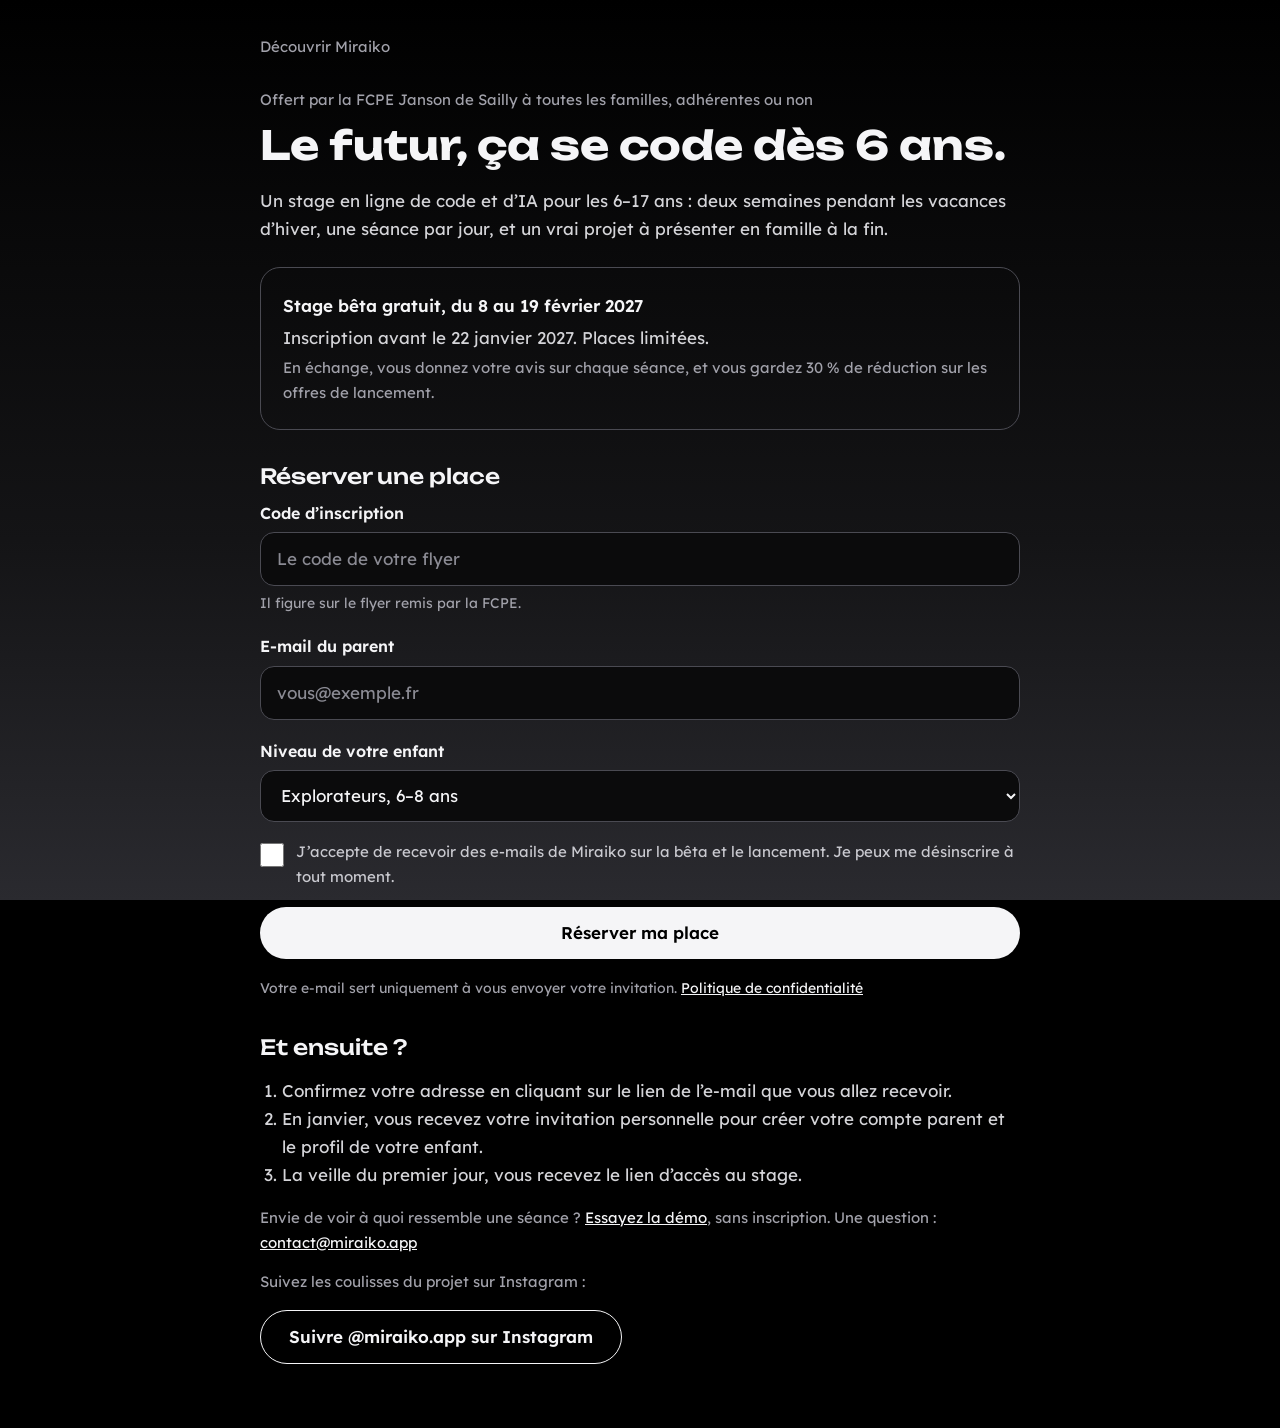
<file: fcpe.html>
<!doctype html>
<html lang="fr">
<head>
<meta charset="utf-8">
<meta name="viewport" content="width=device-width, initial-scale=1, viewport-fit=cover">
<title>Familles FCPE Janson — Miraiko</title>
<meta name="description" content="Stage bêta gratuit de code et d’IA pour toutes les familles de Janson de Sailly, proposé avec la FCPE, du 8 au 19 février 2027.">
<meta name="robots" content="noindex">
<meta property="og:title" content="Miraiko × FCPE Janson — stage bêta gratuit">
<meta property="og:description" content="Stage en ligne de code et d’IA, de 6 à 17 ans, offert par la FCPE Janson à toutes les familles.">
<meta property="og:image" content="https://miraiko.app/partage.png">
<meta property="og:url" content="https://miraiko.app/fcpe">
<meta name="theme-color" content="#000000">
<link rel="icon" type="image/png" href="favicon.png">
<link rel="stylesheet" href="fonts.css">
<link rel="stylesheet" href="pages.css">
<style>
.cta{display:inline-flex;align-items:center;justify-content:center;min-height:52px;padding:0 28px;border:0;border-radius:999px;background:#F5F5F7;color:#000;font:inherit;font-weight:600;text-decoration:none;cursor:pointer}
.offre{border:1px solid #4A4A52;border-radius:20px;padding:20px 22px;margin:24px 0}
.offre p{margin:4px 0}
.offre strong{color:#F5F5F7}
.champ{display:flex;flex-direction:column;gap:6px}
.champ label{font-weight:600;font-size:16px;color:#F5F5F7}
.champ input,.champ select{min-height:52px;padding:0 16px;border-radius:14px;border:1px solid #4A4A52;background:#0B0B0C;color:#F5F5F7;font:inherit}
.champ input:focus-visible,.champ select:focus-visible,.cta:focus-visible,#accord:focus-visible{outline:3px solid #FFC94A;outline-offset:3px}
.aide{font-size:14px;color:#A1A1AA;margin:0}
input::placeholder{color:#8A8A93}
form{display:flex;flex-direction:column;gap:18px;margin-top:8px}
ol{padding-left:22px}
</style>
</head>
<body>
<div class="wrap">
<a class="back" href="index.html">Découvrir Miraiko</a>
<p class="muted" style="margin:28px 0 0">Offert par la FCPE Janson de Sailly à toutes les familles, adhérentes ou non</p>
<h1 style="margin-top:8px">Le futur, ça se code dès 6 ans.</h1>
<p>Un stage en ligne de code et d’IA pour les 6–17 ans : deux semaines pendant les vacances d’hiver, une séance par jour, et un vrai projet à présenter en famille à la fin.</p>

<div class="offre">
<p><strong>Stage bêta gratuit, du 8 au 19 février 2027</strong></p>
<p>Inscription avant le 22 janvier 2027. Places limitées.</p>
<p class="muted">En échange, vous donnez votre avis sur chaque séance, et vous gardez 30 % de réduction sur les offres de lancement.</p>
</div>

<h2>Réserver une place</h2>
<form method="POST" action="https://9ec40b13.sibforms.com/serve/[base64]">
<input type="text" name="email_address_check" value="" tabindex="-1" autocomplete="off" aria-hidden="true" style="display:none">
<input type="hidden" name="locale" value="fr">
<div class="champ">
<label for="code">Code d’inscription</label>
<input id="code" type="text" required autocomplete="off" autocapitalize="characters" spellcheck="false" placeholder="Le code de votre flyer" pattern="\s*[Ff][Cc][Pp][Ee][\s\-]?[Jj][Aa][Nn][Ss][Oo][Nn]\s*" title="Le code indiqué sur le flyer de la FCPE Janson" aria-describedby="code-aide">
<p id="code-aide" class="aide">Il figure sur le flyer remis par la FCPE.</p>
</div>
<div class="champ">
<label for="email">E-mail du parent</label>
<input id="email" name="EMAIL" type="email" required placeholder="vous@exemple.fr" autocomplete="email">
</div>
<div class="champ">
<label for="niveau">Niveau de votre enfant</label>
<select id="niveau" name="NIVEAU" required>
<option value="Explorateurs, 6–8 ans · FCPE Janson">Explorateurs, 6–8 ans</option>
<option value="Créateurs, 9–11 ans · FCPE Janson">Créateurs, 9–11 ans</option>
<option value="Makers, 12–14 ans · FCPE Janson">Makers, 12–14 ans</option>
<option value="Builders, 15–17 ans · FCPE Janson">Builders, 15–17 ans</option>
<option value="Plusieurs enfants · FCPE Janson">Plusieurs enfants</option>
</select>
</div>
<div style="display:flex;align-items:flex-start;gap:12px">
<input id="accord" name="OPT_IN" value="1" type="checkbox" required style="width:24px;height:24px;margin:3px 0 0;flex:none;accent-color:#F5F5F7">
<label for="accord" style="font-size:15px;color:#C9C9CF">J’accepte de recevoir des e-mails de Miraiko sur la bêta et le lancement. Je peux me désinscrire à tout moment.</label>
</div>
<button type="submit" class="cta">Réserver ma place</button>
<p class="aide">Votre e-mail sert uniquement à vous envoyer votre invitation. <a href="confidentialite.html">Politique de confidentialité</a></p>
</form>

<h2>Et ensuite ?</h2>
<ol>
<li>Confirmez votre adresse en cliquant sur le lien de l’e-mail que vous allez recevoir.</li>
<li>En janvier, vous recevez votre invitation personnelle pour créer votre compte parent et le profil de votre enfant.</li>
<li>La veille du premier jour, vous recevez le lien d’accès au stage.</li>
</ol>
<p class="muted">Envie de voir à quoi ressemble une séance ? <a href="demo.html">Essayez la démo</a>, sans inscription. Une question : <a href="mailto:contact@miraiko.app">contact@miraiko.app</a></p>
<p class="muted">Suivez les coulisses du projet sur Instagram :</p>
<a class="cta" href="https://www.instagram.com/miraiko.app/" rel="noopener" style="background:transparent;color:#F5F5F7;border:1px solid #F5F5F7">Suivre @miraiko.app sur Instagram</a>
</div>
</body>
</html>
</file>
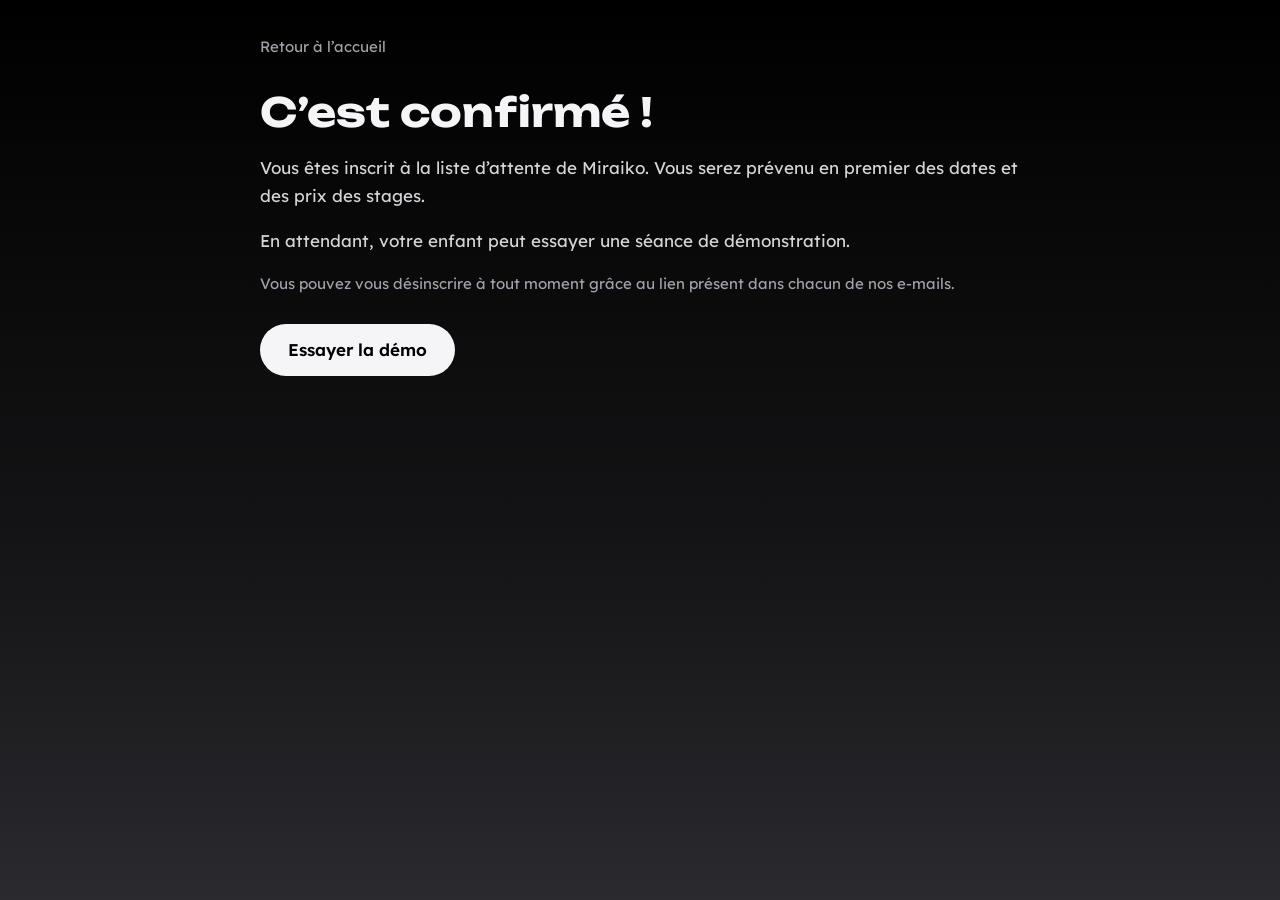
<file: inscription-confirmee.html>
<!doctype html>
<html lang="fr">
<head>
<meta charset="utf-8">
<meta name="viewport" content="width=device-width, initial-scale=1, viewport-fit=cover">
<title>Inscription confirmée — Miraiko</title>
<meta name="robots" content="noindex">
<meta name="theme-color" content="#000000">
<link rel="icon" type="image/png" href="favicon.png">
<link rel="stylesheet" href="fonts.css">
<link rel="stylesheet" href="pages.css">
<style>.cta{display:inline-flex;align-items:center;min-height:52px;padding:0 28px;border-radius:999px;background:#F5F5F7;color:#000;font-weight:600;text-decoration:none;margin-top:12px}</style>
</head>
<body>
<div class="wrap">
<a class="back" href="index.html">Retour à l’accueil</a>
<h1>C’est confirmé !</h1>
<p>Vous êtes inscrit à la liste d’attente de Miraiko. Vous serez prévenu en premier des dates et des prix des stages.</p>
<p>En attendant, votre enfant peut essayer une séance de démonstration.</p>
<p class="muted">Vous pouvez vous désinscrire à tout moment grâce au lien présent dans chacun de nos e-mails.</p>
<a class="cta" href="demo.html">Essayer la démo</a>
</div>
</body>
</html>
</file>
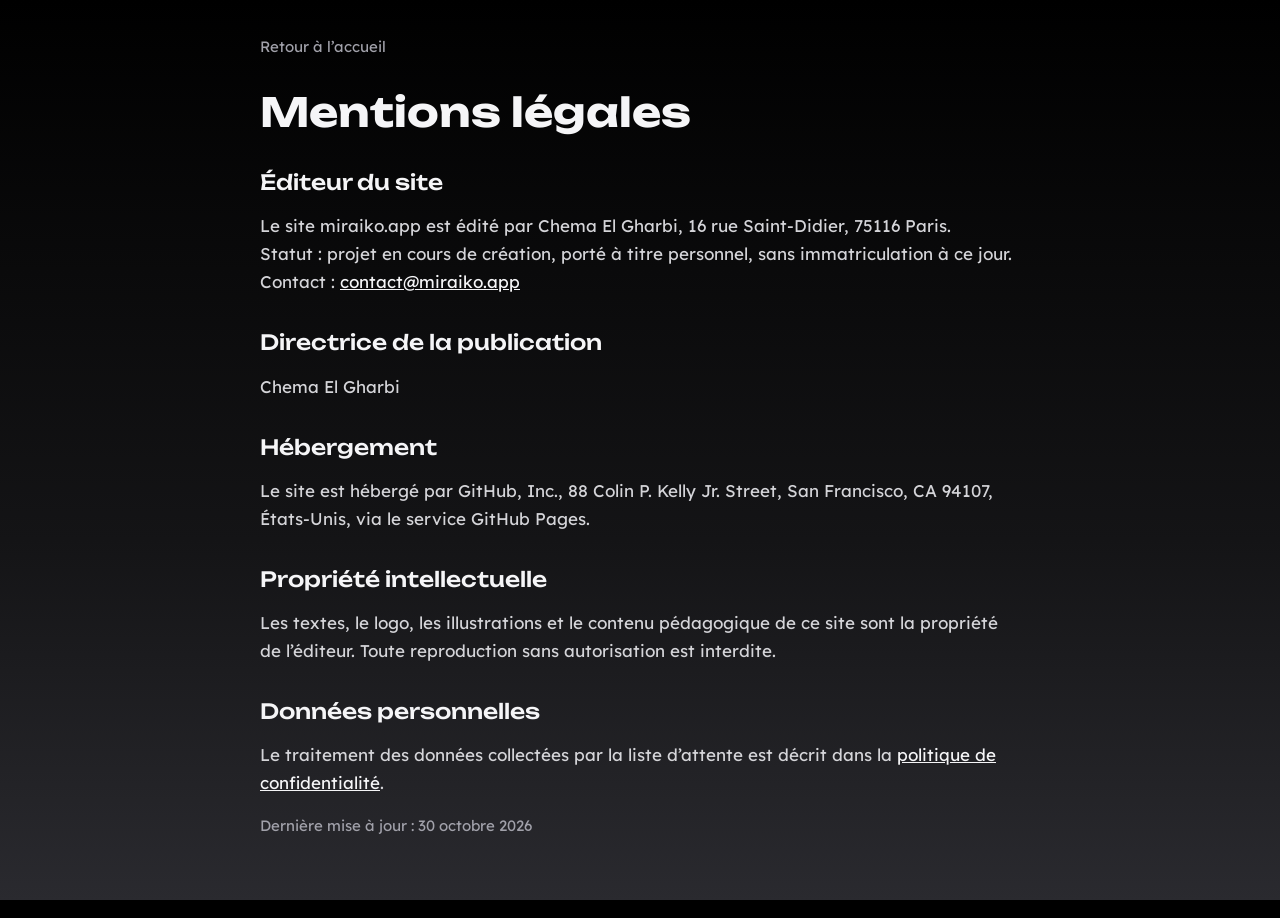
<file: mentions-legales.html>
<!doctype html>
<html lang="fr">
<head>
<meta charset="utf-8">
<meta name="viewport" content="width=device-width, initial-scale=1, viewport-fit=cover">
<title>Mentions légales — Miraiko</title>
<meta name="theme-color" content="#000000">
<link rel="icon" type="image/png" href="favicon.png">
<link rel="stylesheet" href="fonts.css">
<link rel="stylesheet" href="pages.css">
</head>
<body>
<div class="wrap">
<a class="back" href="index.html">Retour à l’accueil</a>
<h1>Mentions légales</h1>

<h2>Éditeur du site</h2>
<p>Le site miraiko.app est édité par Chema El Gharbi, 16 rue Saint-Didier, 75116 Paris.<br>
Statut : projet en cours de création, porté à titre personnel, sans immatriculation à ce jour.<br>
Contact : <a href="mailto:contact@miraiko.app">contact@miraiko.app</a></p>

<h2>Directrice de la publication</h2>
<p>Chema El Gharbi</p>

<h2>Hébergement</h2>
<p>Le site est hébergé par GitHub, Inc., 88 Colin P. Kelly Jr. Street, San Francisco, CA 94107, États-Unis, via le service GitHub Pages.</p>

<h2>Propriété intellectuelle</h2>
<p>Les textes, le logo, les illustrations et le contenu pédagogique de ce site sont la propriété de l’éditeur. Toute reproduction sans autorisation est interdite.</p>

<h2>Données personnelles</h2>
<p>Le traitement des données collectées par la liste d’attente est décrit dans la <a href="confidentialite.html">politique de confidentialité</a>.</p>

<p class="muted">Dernière mise à jour : 30 octobre 2026</p>
</div>
</body>
</html>
</file>
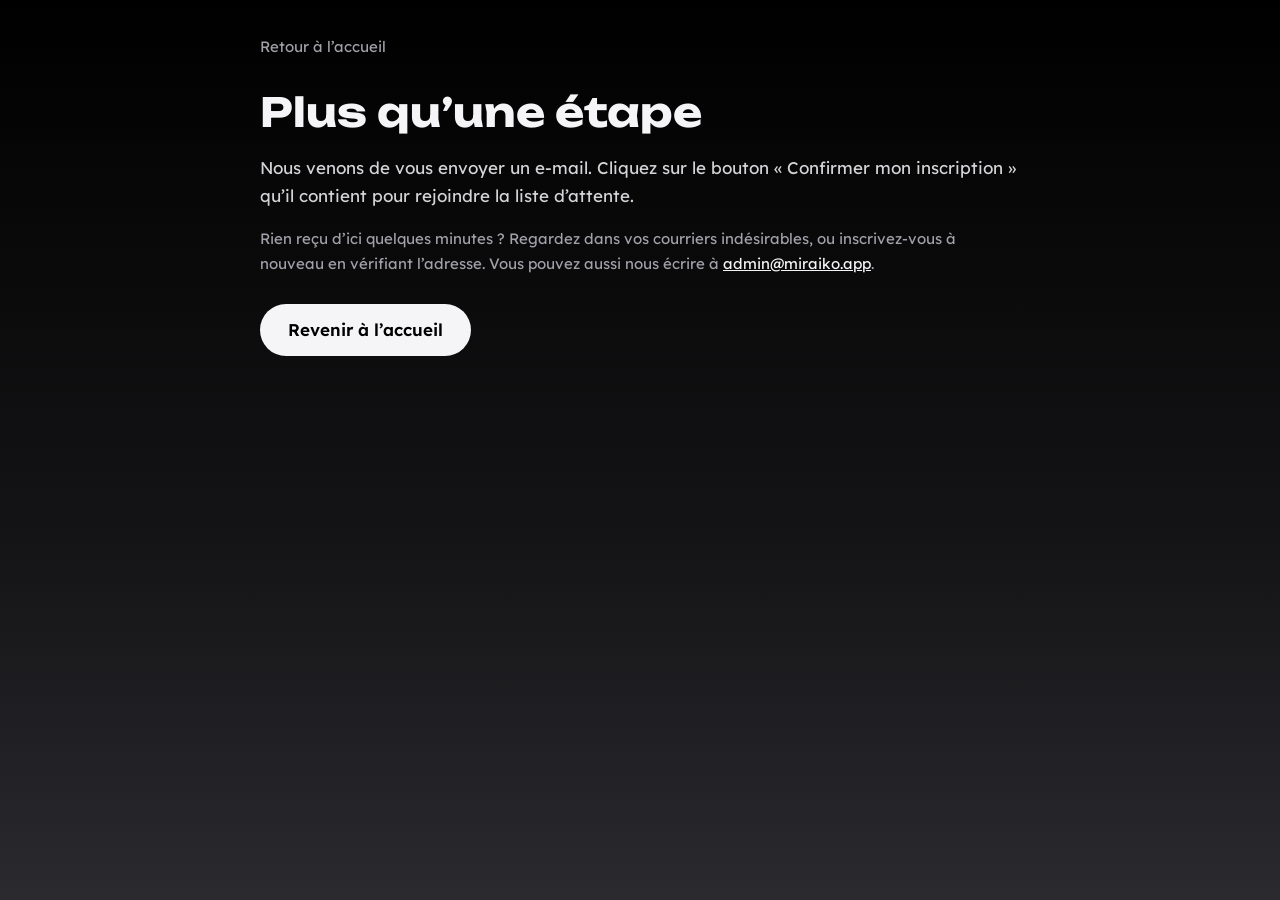
<file: merci.html>
<!doctype html>
<html lang="fr">
<head>
<meta charset="utf-8">
<meta name="viewport" content="width=device-width, initial-scale=1, viewport-fit=cover">
<title>Merci — Miraiko</title>
<meta name="robots" content="noindex">
<meta name="theme-color" content="#000000">
<link rel="icon" type="image/png" href="favicon.png">
<link rel="stylesheet" href="fonts.css">
<link rel="stylesheet" href="pages.css">
<style>.cta{display:inline-flex;align-items:center;min-height:52px;padding:0 28px;border-radius:999px;background:#F5F5F7;color:#000;font-weight:600;text-decoration:none;margin-top:12px}</style>
</head>
<body>
<div class="wrap">
<a class="back" href="index.html">Retour à l’accueil</a>
<h1>Plus qu’une étape</h1>
<p>Nous venons de vous envoyer un e-mail. Cliquez sur le bouton « Confirmer mon inscription » qu’il contient pour rejoindre la liste d’attente.</p>
<p class="muted">Rien reçu d’ici quelques minutes ? Regardez dans vos courriers indésirables, ou inscrivez-vous à nouveau en vérifiant l’adresse. Vous pouvez aussi nous écrire à <a href="mailto:admin@miraiko.app">admin@miraiko.app</a>.</p>
<a class="cta" href="index.html">Revenir à l’accueil</a>
</div>
</body>
</html>
</file>
<file: fonts.css>
@font-face{font-family:'Lexend';font-style:normal;font-weight:400;font-display:swap;src:url('fonts/lexend-400-latin-ext.woff2') format('woff2');unicode-range:U+0100-02BA, U+02BD-02C5, U+02C7-02CC, U+02CE-02D7, U+02DD-02FF, U+0304, U+0308, U+0329, U+1D00-1DBF, U+1E00-1E9F, U+1EF2-1EFF, U+2020, U+20A0-20AB, U+20AD-20C4, U+2113, U+2C60-2C7F, U+A720-A7FF;}
@font-face{font-family:'Lexend';font-style:normal;font-weight:400;font-display:swap;src:url('fonts/lexend-400-latin.woff2') format('woff2');unicode-range:U+0000-00FF, U+0131, U+0152-0153, U+02BB-02BC, U+02C6, U+02DA, U+02DC, U+0304, U+0308, U+0329, U+2000-206F, U+20AC, U+2122, U+2191, U+2193, U+2212, U+2215, U+FEFF, U+FFFD;}
@font-face{font-family:'Lexend';font-style:normal;font-weight:600;font-display:swap;src:url('fonts/lexend-600-latin-ext.woff2') format('woff2');unicode-range:U+0100-02BA, U+02BD-02C5, U+02C7-02CC, U+02CE-02D7, U+02DD-02FF, U+0304, U+0308, U+0329, U+1D00-1DBF, U+1E00-1E9F, U+1EF2-1EFF, U+2020, U+20A0-20AB, U+20AD-20C4, U+2113, U+2C60-2C7F, U+A720-A7FF;}
@font-face{font-family:'Lexend';font-style:normal;font-weight:600;font-display:swap;src:url('fonts/lexend-600-latin.woff2') format('woff2');unicode-range:U+0000-00FF, U+0131, U+0152-0153, U+02BB-02BC, U+02C6, U+02DA, U+02DC, U+0304, U+0308, U+0329, U+2000-206F, U+20AC, U+2122, U+2191, U+2193, U+2212, U+2215, U+FEFF, U+FFFD;}
@font-face{font-family:'Unbounded';font-style:normal;font-weight:500;font-display:swap;src:url('fonts/unbounded-500-latin-ext.woff2') format('woff2');unicode-range:U+0100-02BA, U+02BD-02C5, U+02C7-02CC, U+02CE-02D7, U+02DD-02FF, U+0304, U+0308, U+0329, U+1D00-1DBF, U+1E00-1E9F, U+1EF2-1EFF, U+2020, U+20A0-20AB, U+20AD-20C4, U+2113, U+2C60-2C7F, U+A720-A7FF;}
@font-face{font-family:'Unbounded';font-style:normal;font-weight:500;font-display:swap;src:url('fonts/unbounded-500-latin.woff2') format('woff2');unicode-range:U+0000-00FF, U+0131, U+0152-0153, U+02BB-02BC, U+02C6, U+02DA, U+02DC, U+0304, U+0308, U+0329, U+2000-206F, U+20AC, U+2122, U+2191, U+2193, U+2212, U+2215, U+FEFF, U+FFFD;}
@font-face{font-family:'Unbounded';font-style:normal;font-weight:700;font-display:swap;src:url('fonts/unbounded-700-latin-ext.woff2') format('woff2');unicode-range:U+0100-02BA, U+02BD-02C5, U+02C7-02CC, U+02CE-02D7, U+02DD-02FF, U+0304, U+0308, U+0329, U+1D00-1DBF, U+1E00-1E9F, U+1EF2-1EFF, U+2020, U+20A0-20AB, U+20AD-20C4, U+2113, U+2C60-2C7F, U+A720-A7FF;}
@font-face{font-family:'Unbounded';font-style:normal;font-weight:700;font-display:swap;src:url('fonts/unbounded-700-latin.woff2') format('woff2');unicode-range:U+0000-00FF, U+0131, U+0152-0153, U+02BB-02BC, U+02C6, U+02DA, U+02DC, U+0304, U+0308, U+0329, U+2000-206F, U+20AC, U+2122, U+2191, U+2193, U+2212, U+2215, U+FEFF, U+FFFD;}
</file>
<file: pages.css>
body{margin:0;background:#000;background-image:linear-gradient(180deg,#000 0%,#141416 60%,#2A2A2F 100%);background-attachment:fixed;color:#F5F5F7;font-family:'Lexend','Segoe UI',system-ui,sans-serif;font-size:17px;line-height:1.65;padding-top:env(safe-area-inset-top,0px);padding-bottom:env(safe-area-inset-bottom,0px)}
.wrap{max-width:760px;margin:0 auto;padding:32px 22px 64px}
a{color:#F5F5F7}a:focus-visible{outline:3px solid #FFC94A;outline-offset:3px}
h1,h2{font-family:'Unbounded','Trebuchet MS',sans-serif;line-height:1.2}
h1{font-size:clamp(28px,5vw,40px);margin:28px 0 18px}
h2{font-size:21px;font-weight:500;margin:34px 0 10px}
p,li{color:#D4D4D8}
.back{color:#A1A1AA;font-size:15px;text-decoration:none}
.todo{background:#5C2A44;color:#F5F5F7;border-radius:6px;padding:0 6px}
.muted{color:#A1A1AA;font-size:15px}
</file>
